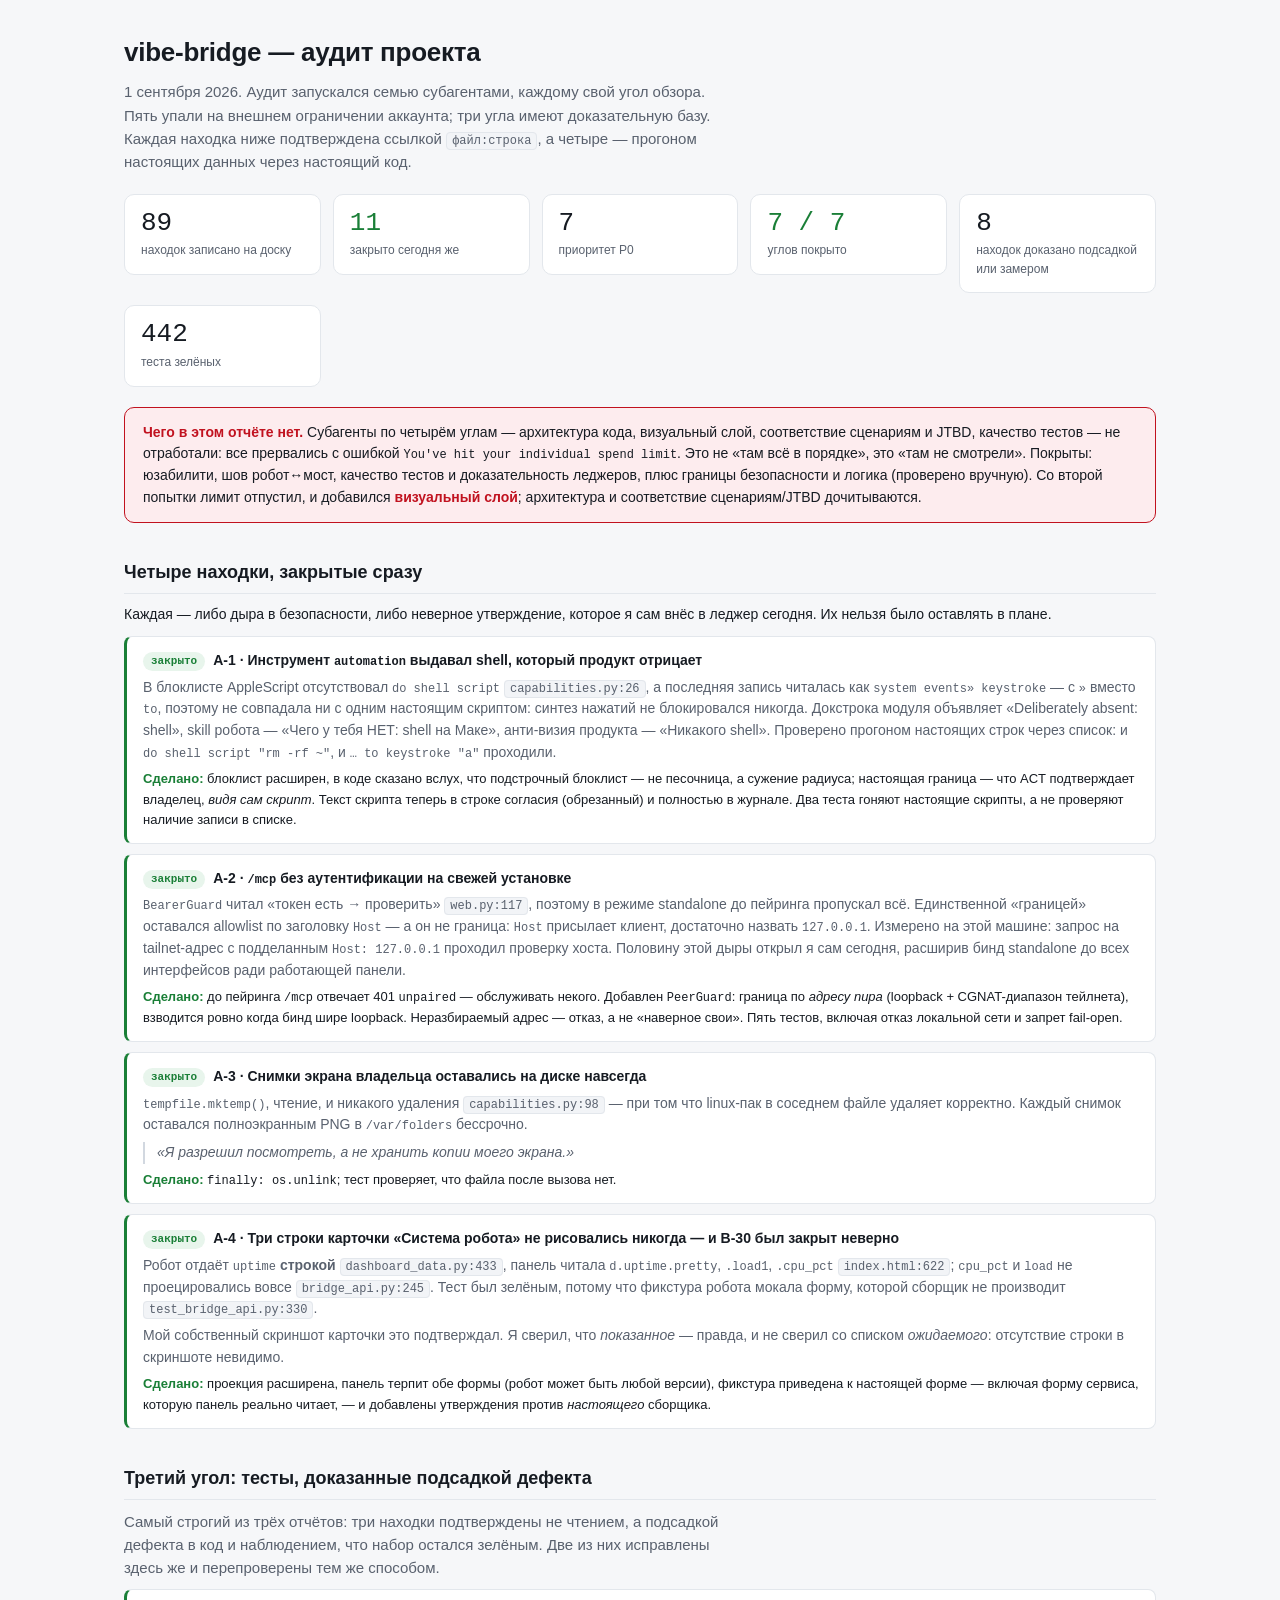
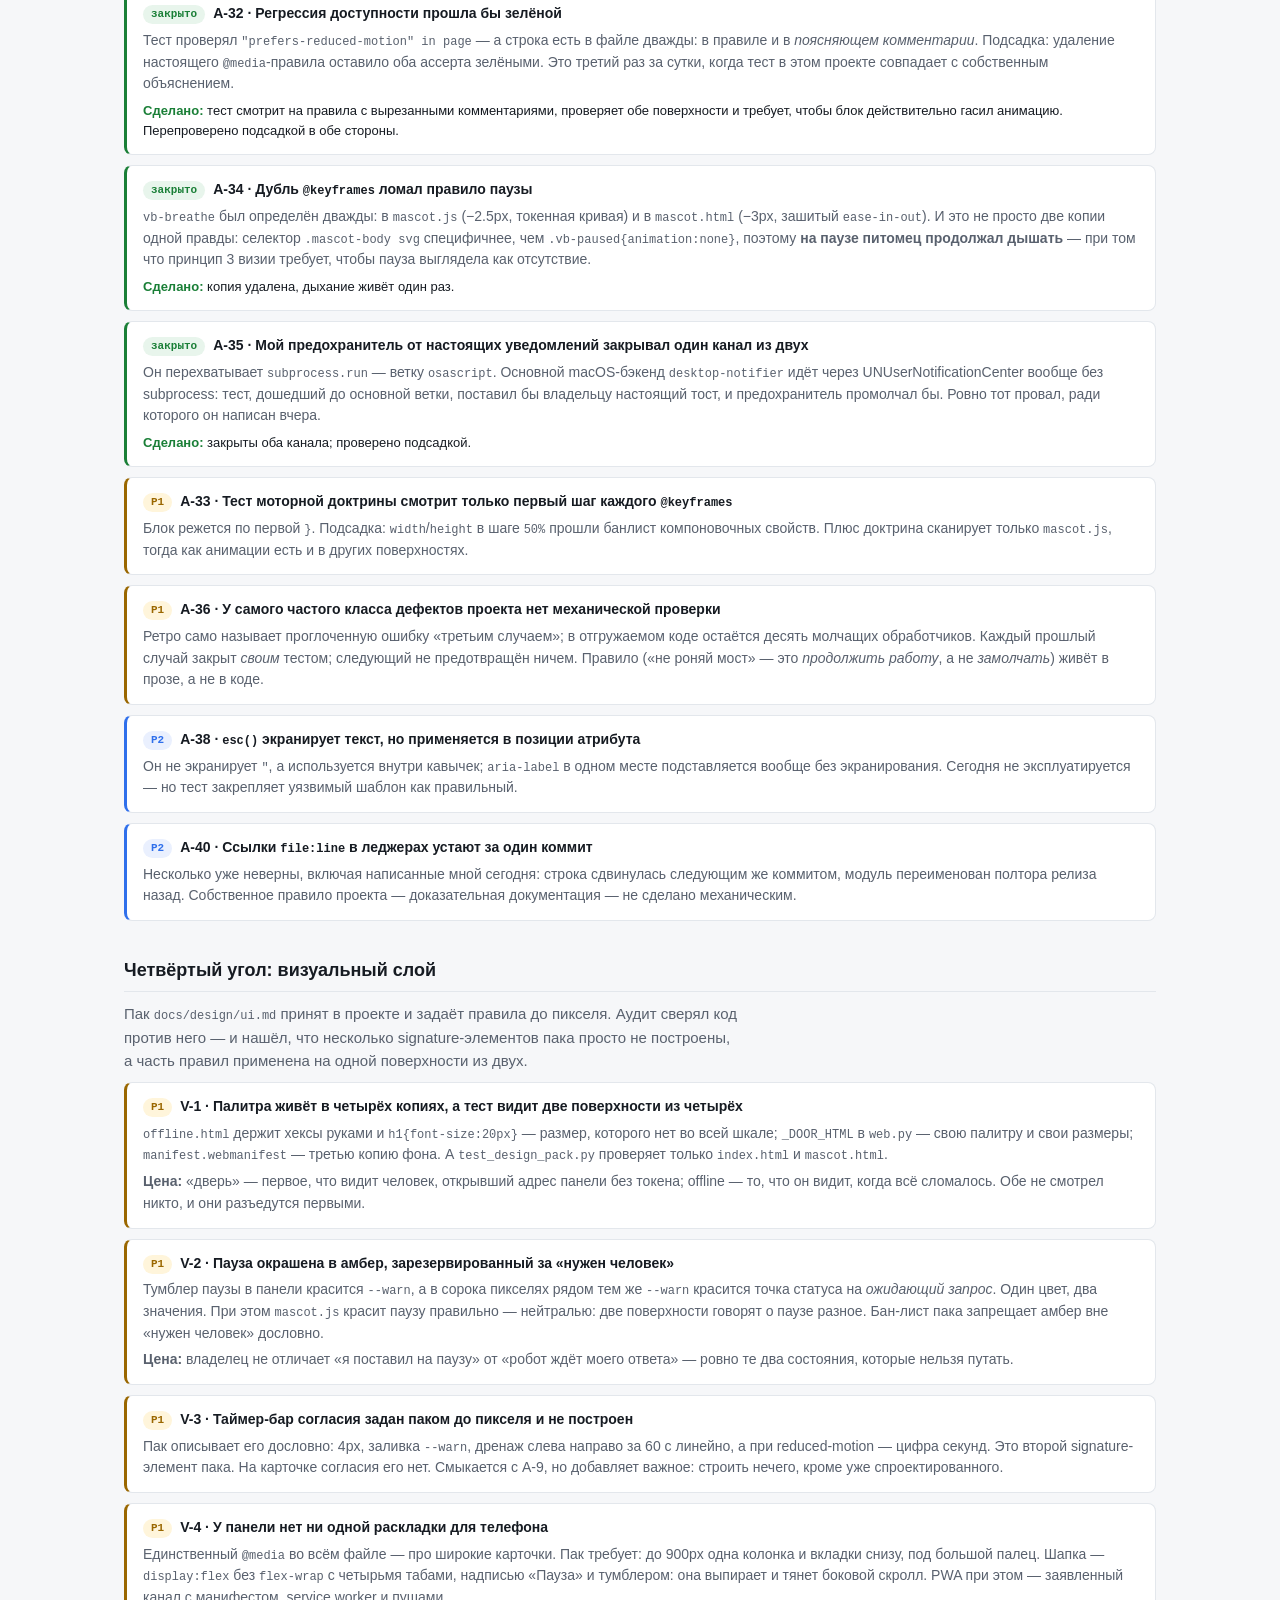
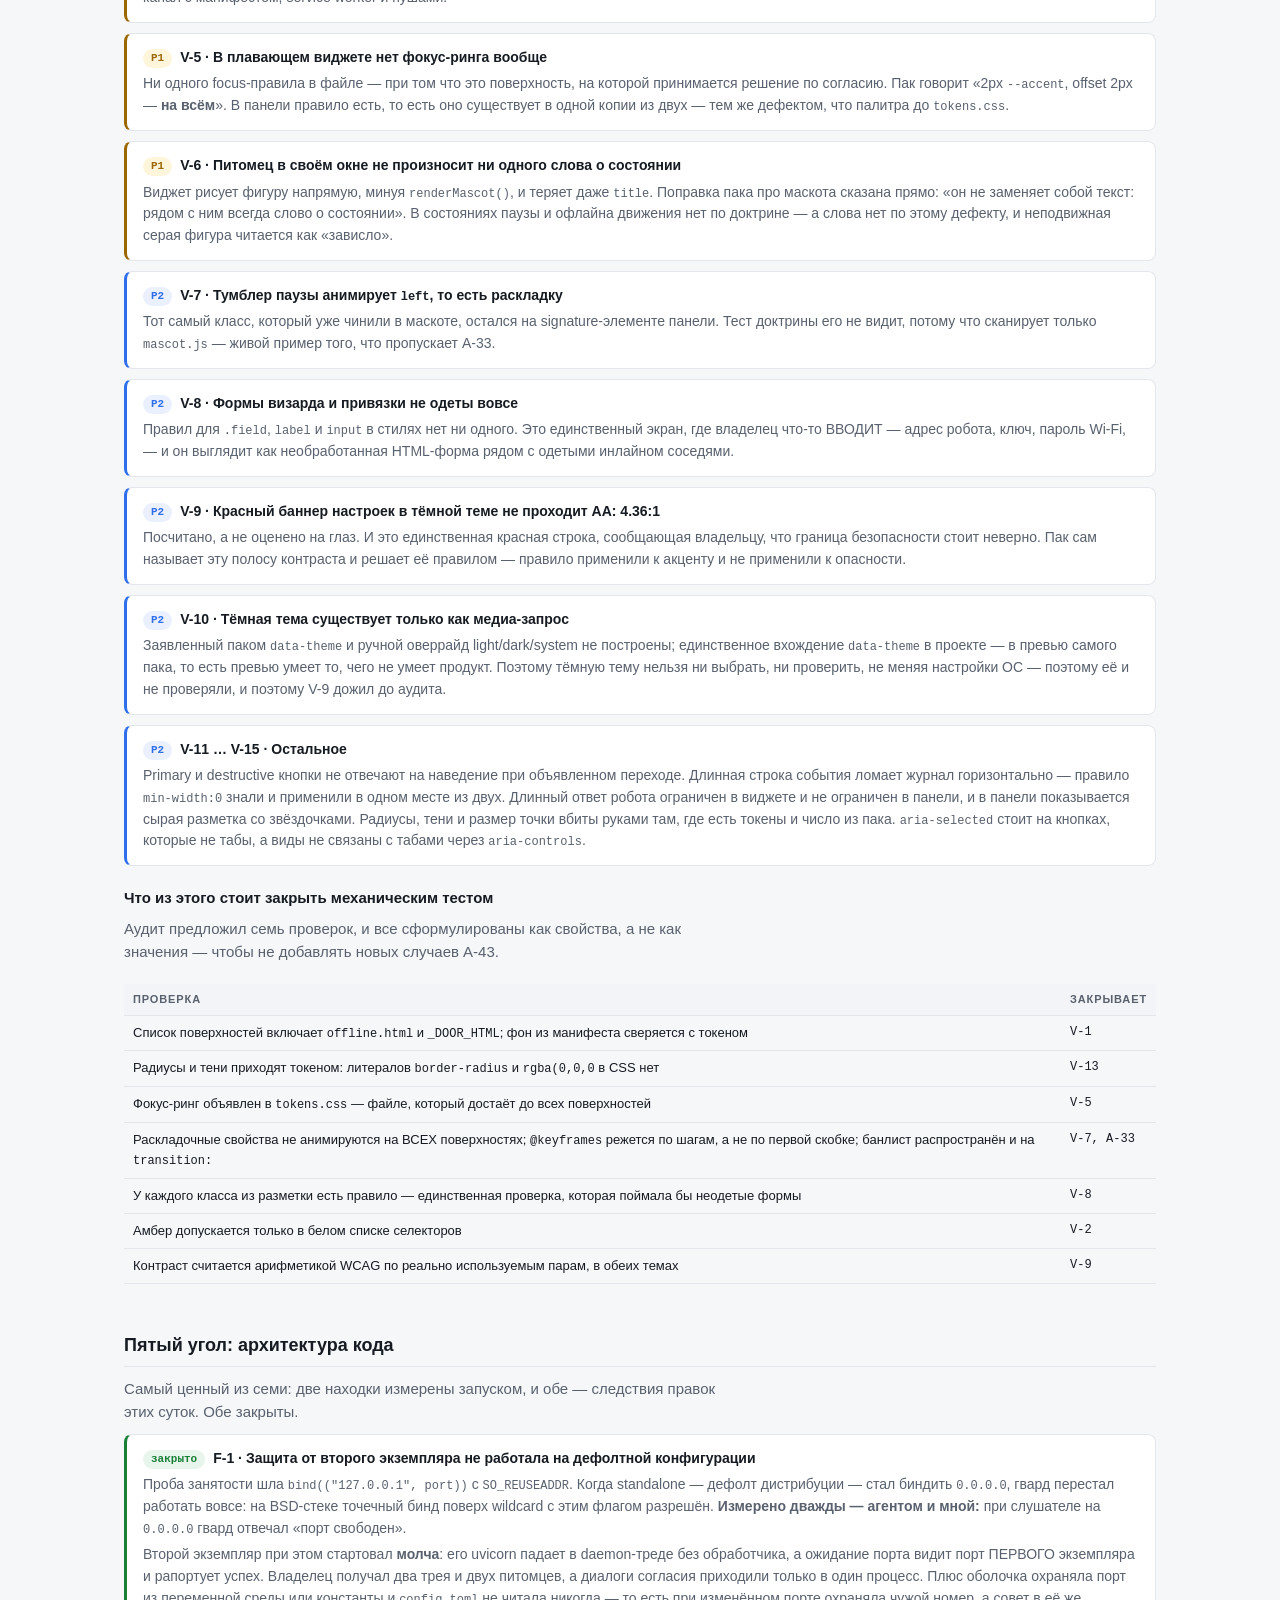
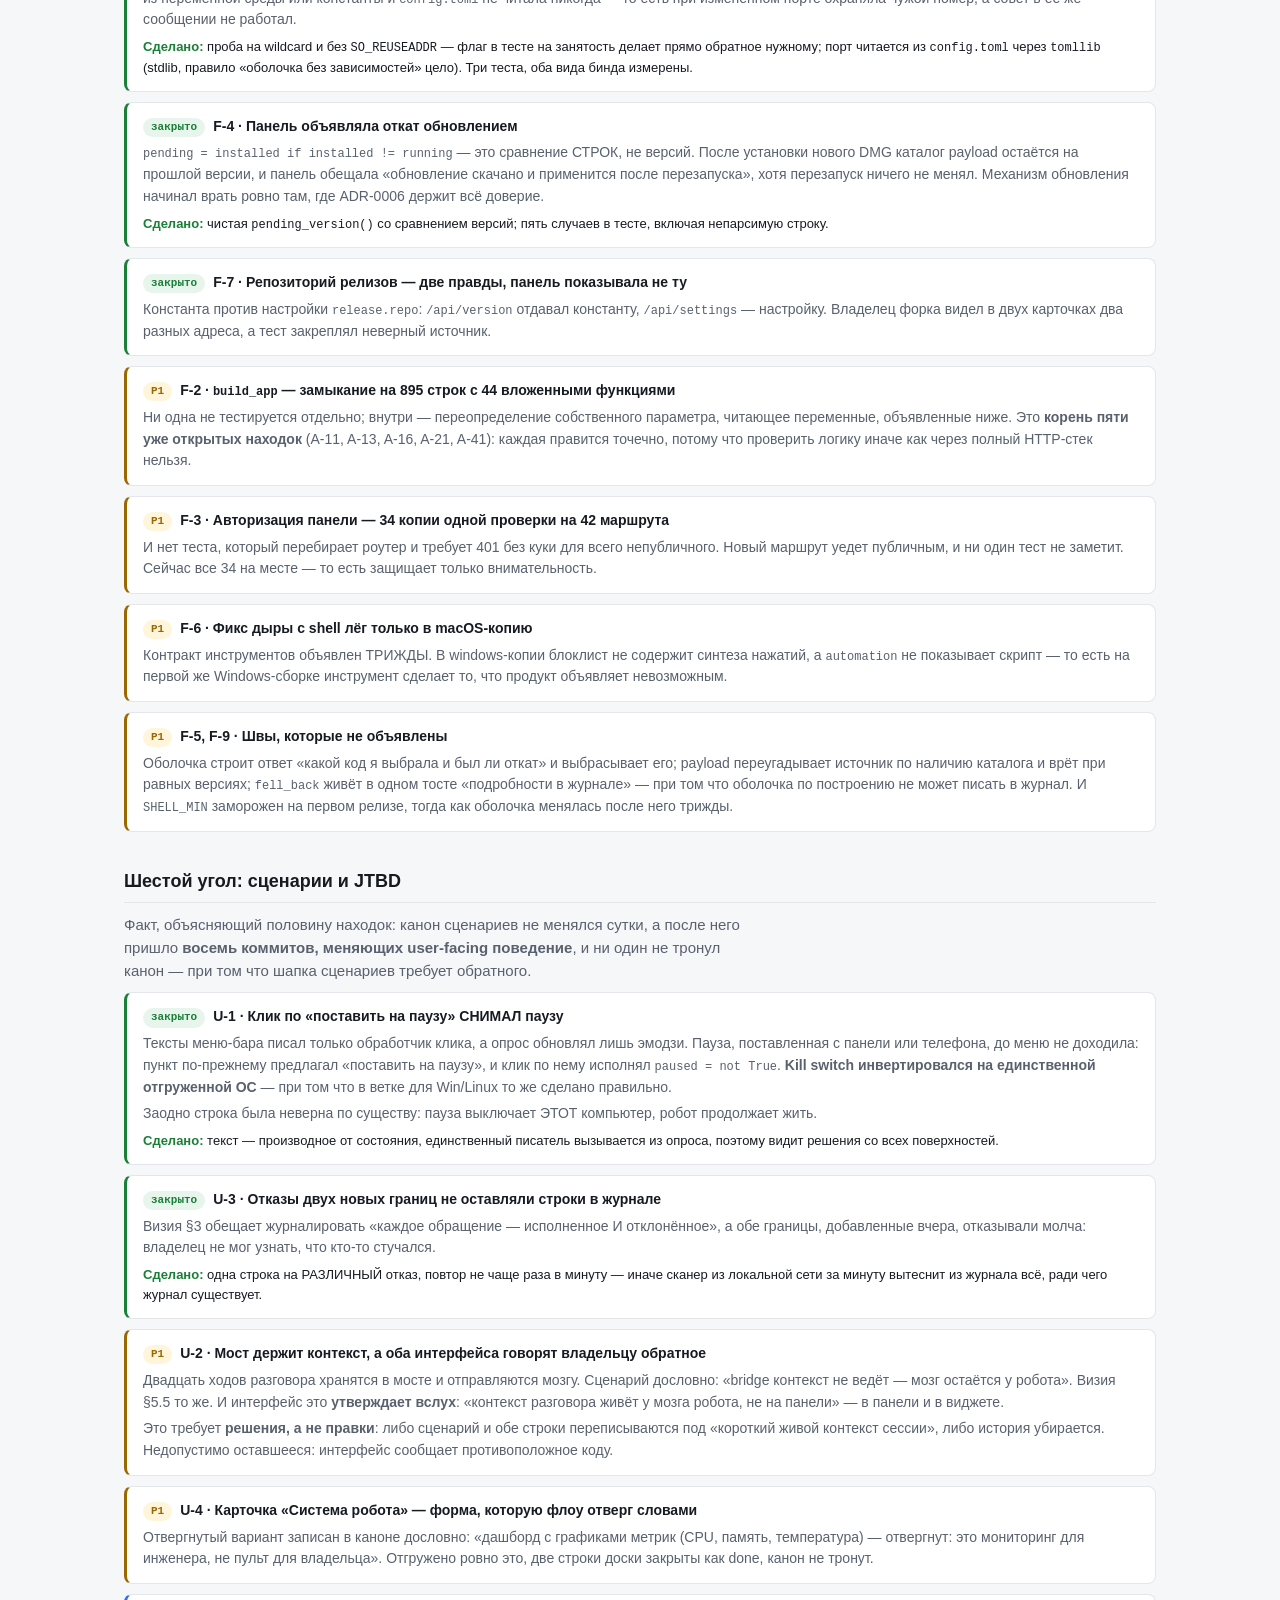
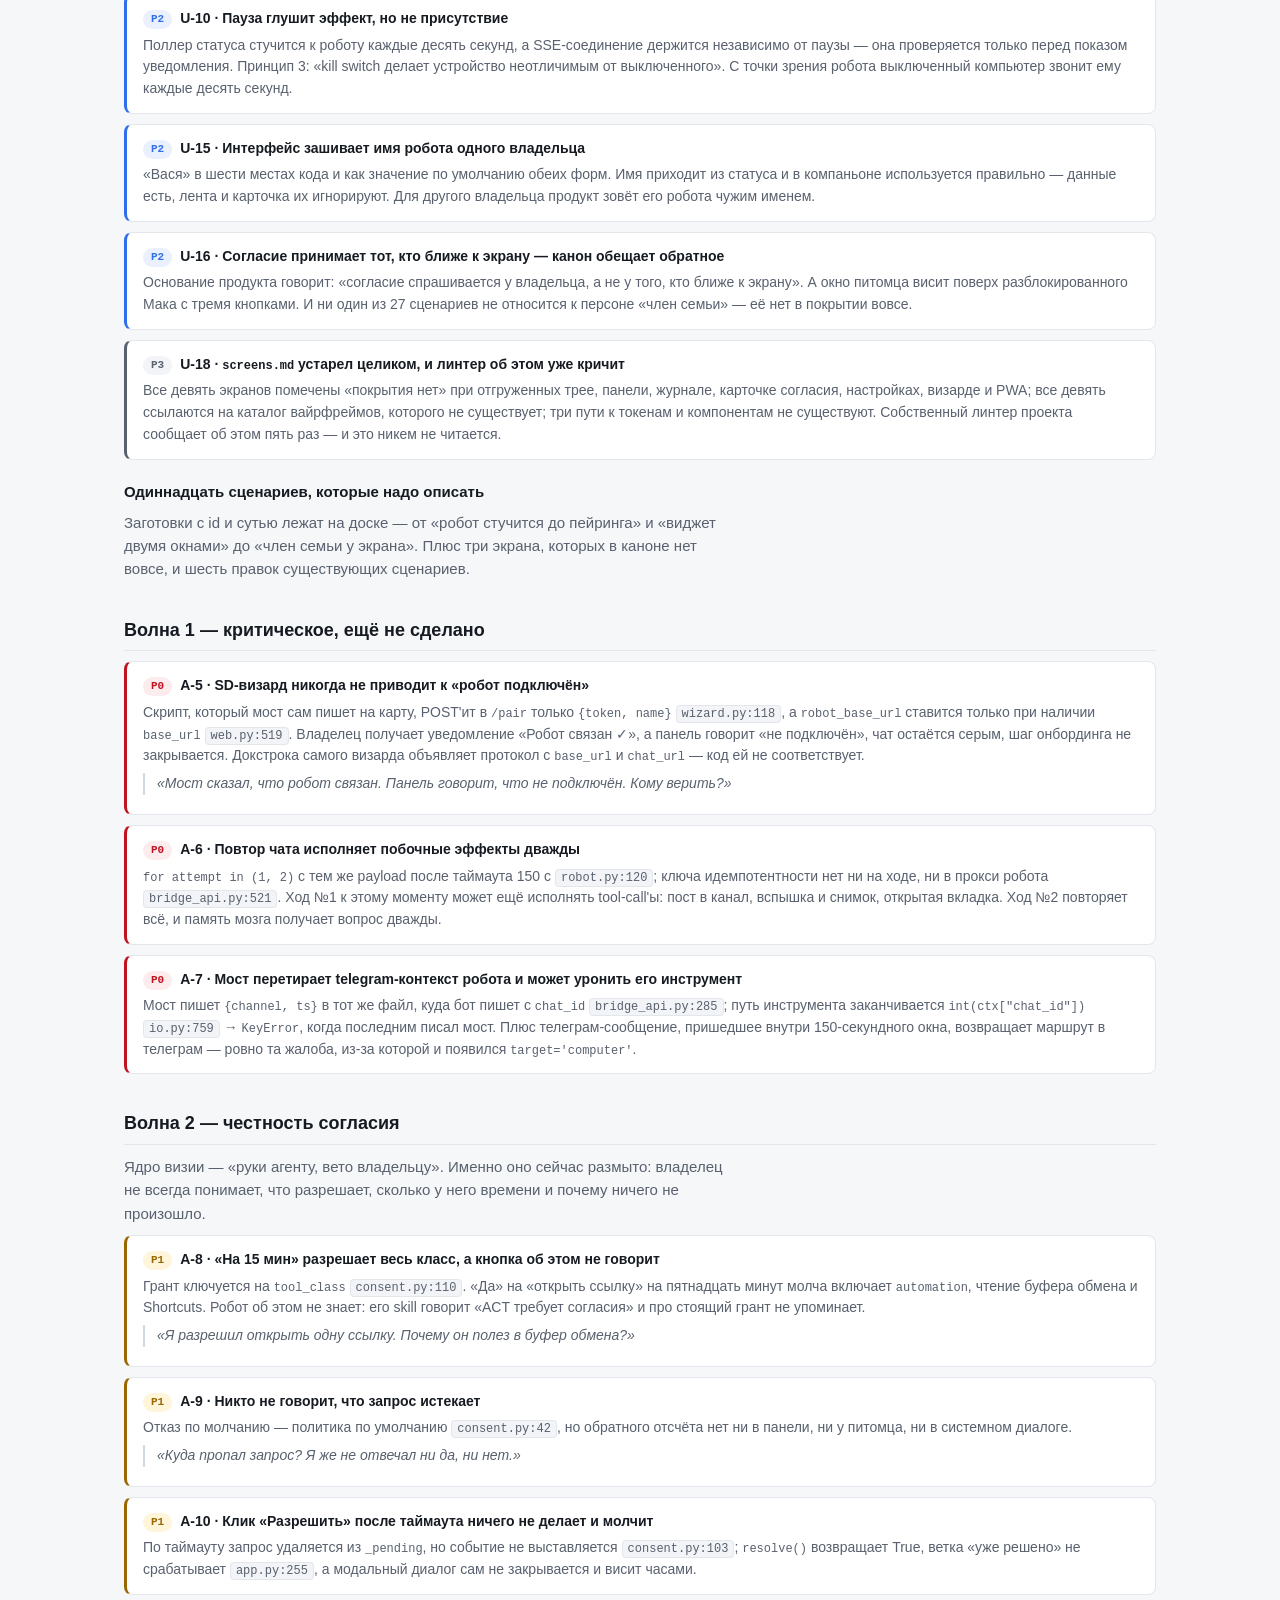
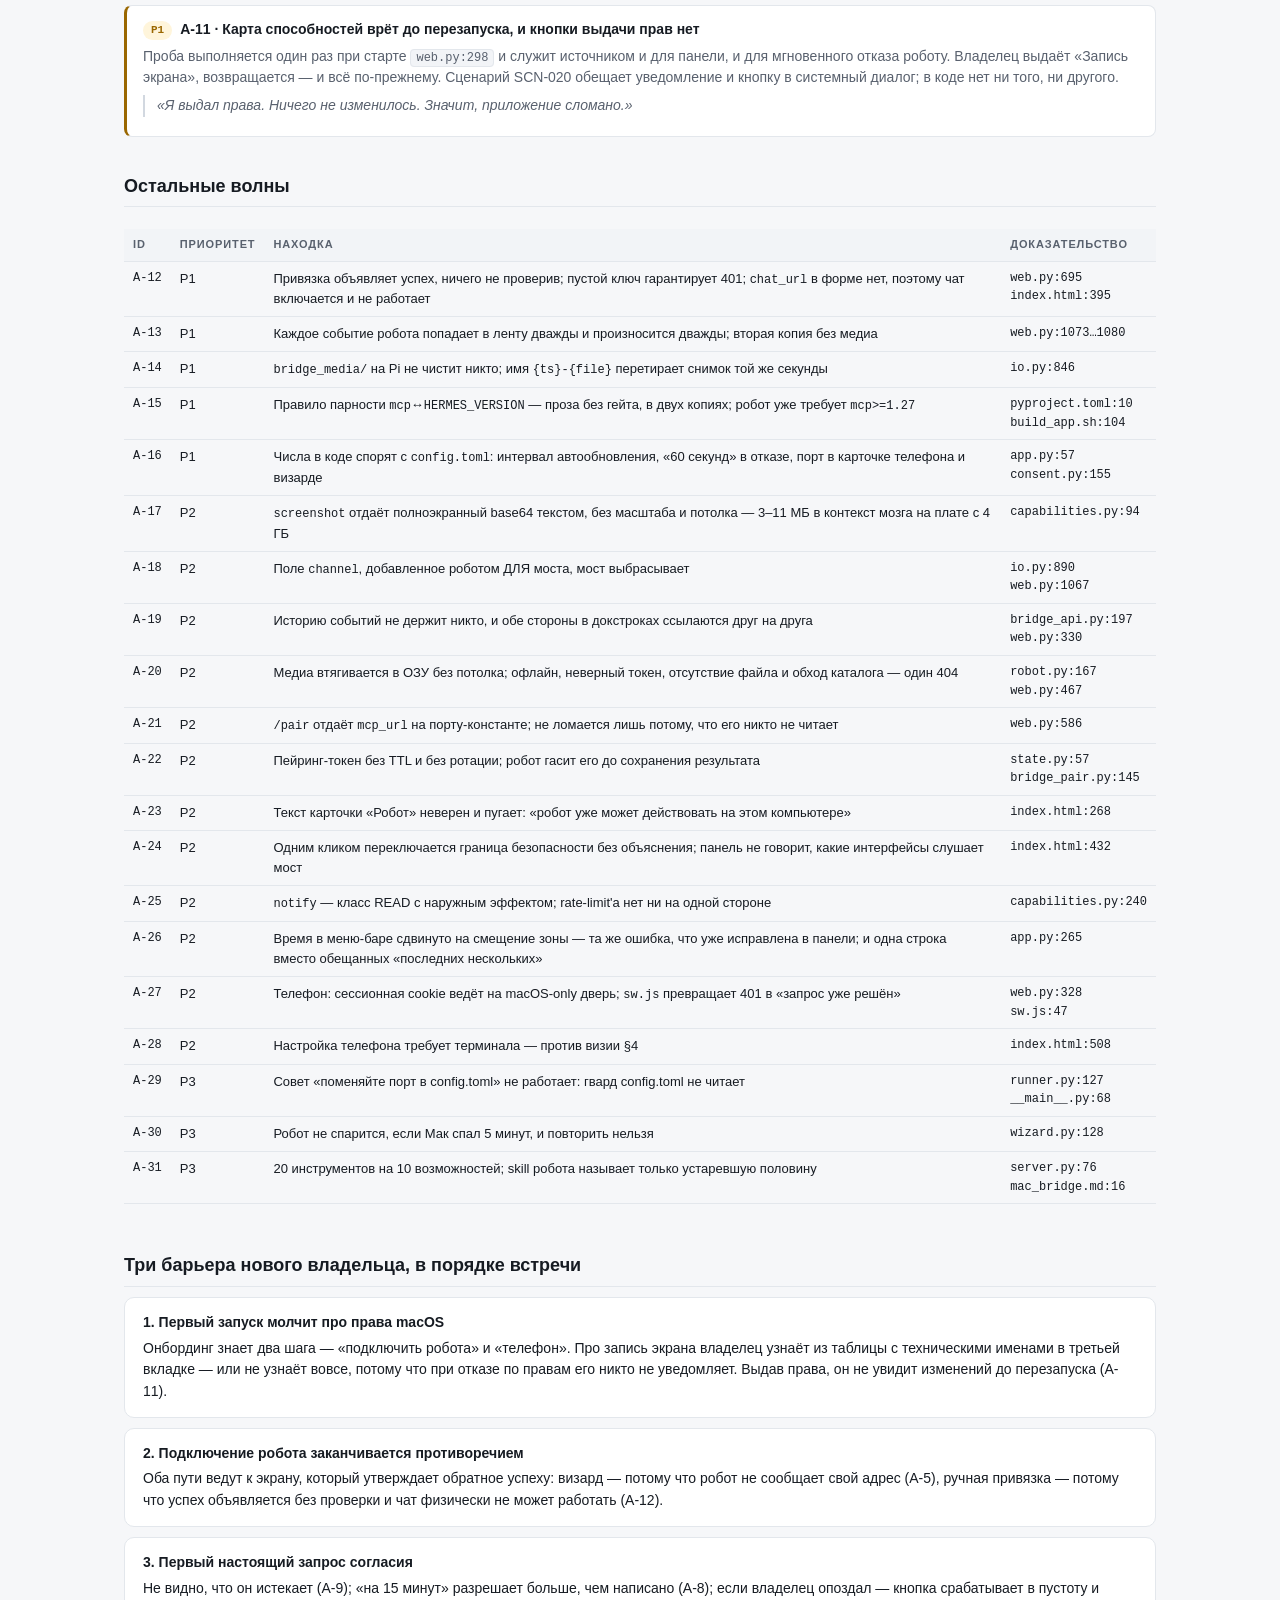
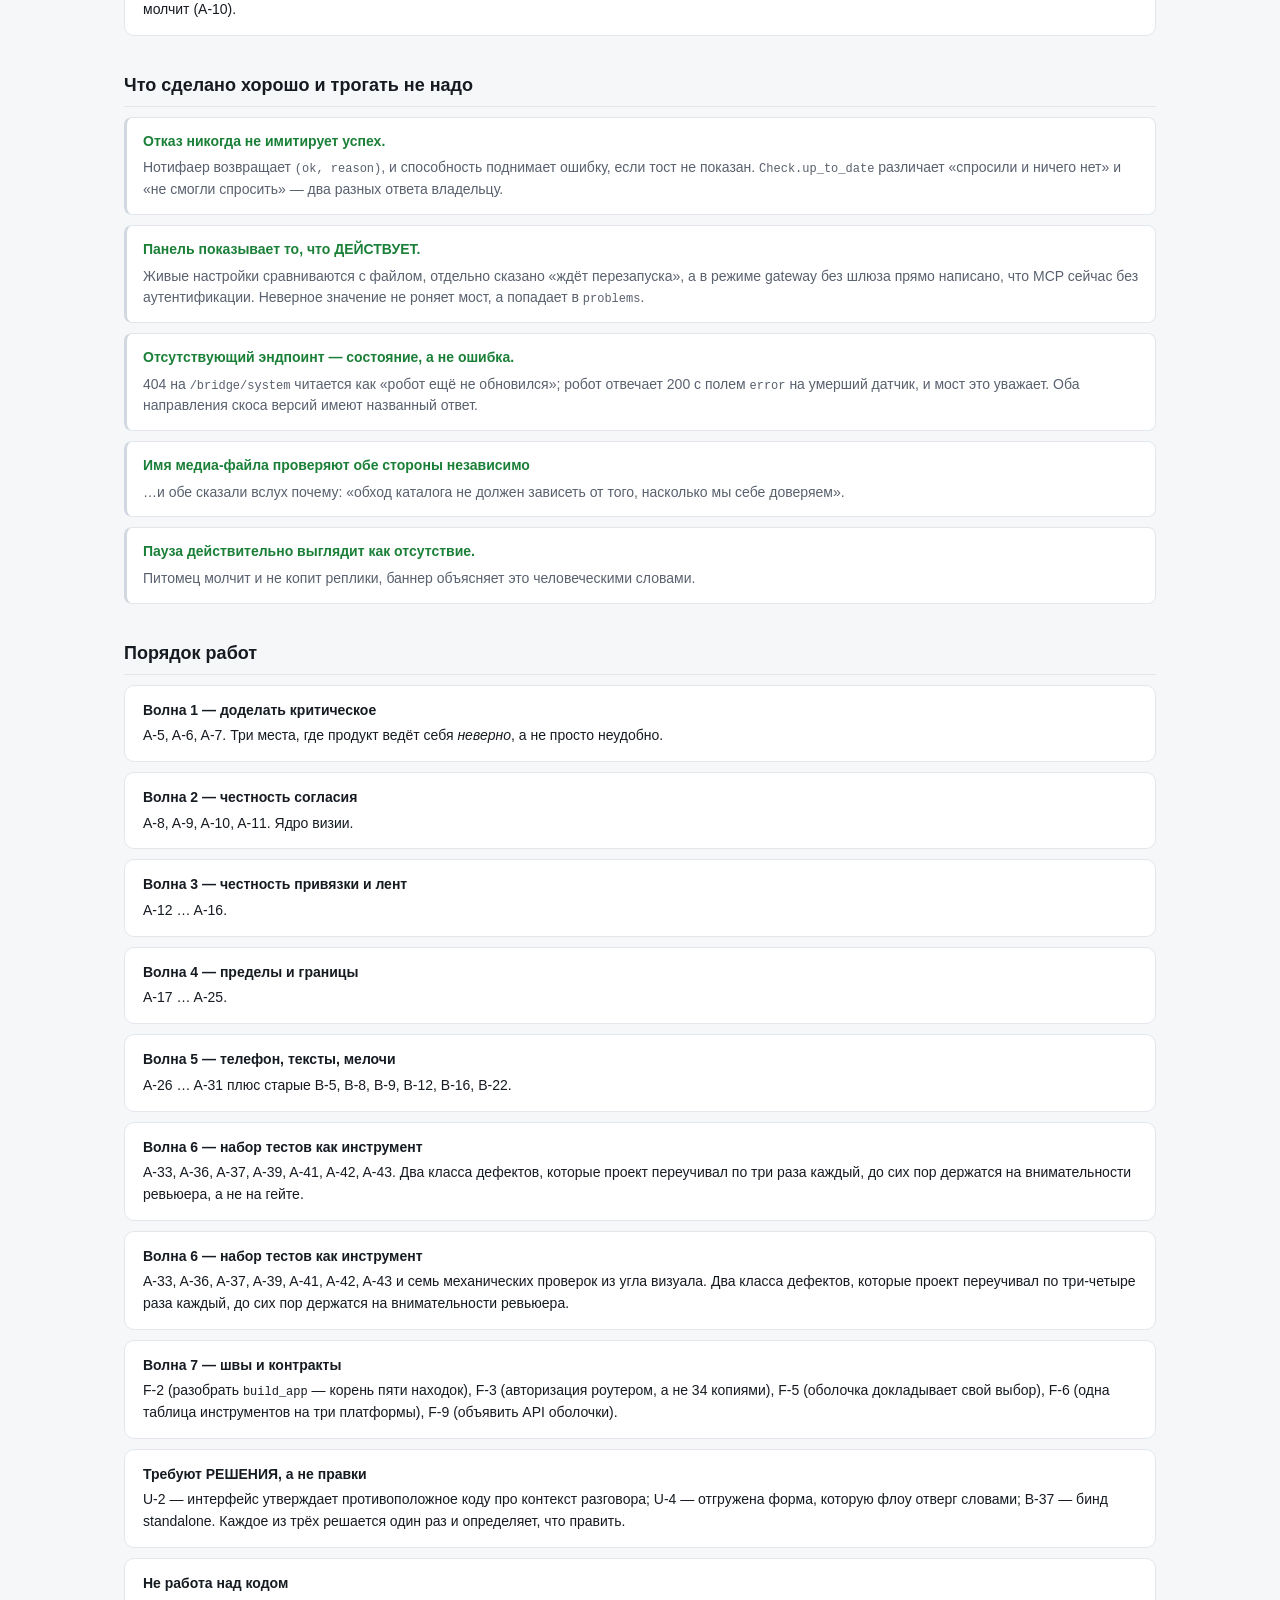
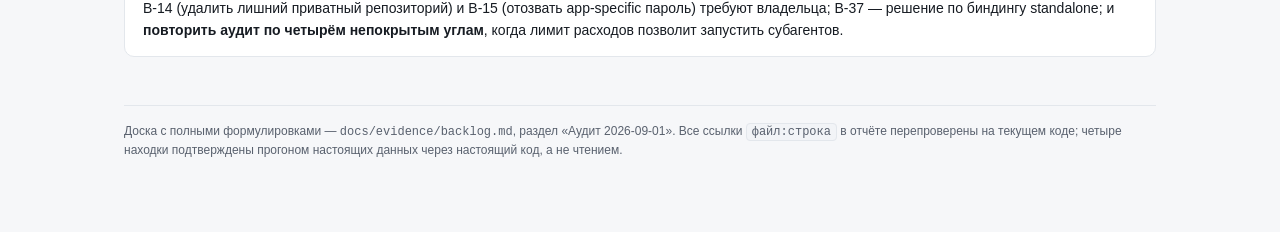
<file: reports/audit-2026-09-01.html>
<!doctype html>
<html lang="ru">
<head>
<meta charset="utf-8">
<meta name="viewport" content="width=device-width, initial-scale=1">
<title>vibe-bridge — аудит 2026-09-01</title>
<style>
:root{
  --bg:#f6f7f9; --panel:#fff; --panel-2:#f2f4f7;
  --ink:#161b22; --muted:#59616e; --border:#e3e7ec; --border-strong:#d2d8e0;
  --p0:#c1121f; --p0-bg:#fdecee; --p1:#9a6700; --p1-bg:#fff5db;
  --p2:#2f6feb; --p2-bg:#eaf0fe; --p3:#59616e; --p3-bg:#f2f4f7;
  --ok:#1a7f37; --ok-bg:#e8f5ec;
  --mono:ui-monospace,"SF Mono",Menlo,monospace;
  --ui:-apple-system,"SF Pro","Segoe UI",sans-serif;
}
@media (prefers-color-scheme:dark){
  :root{--bg:#0e1116;--panel:#161b22;--panel-2:#1c222b;--ink:#e6eaf0;
  --muted:#8b93a1;--border:#242b35;--border-strong:#2f3742;
  --p0:#ff6b6b;--p0-bg:#2c1417;--p1:#d9a93f;--p1-bg:#2a2210;
  --p2:#5b93ff;--p2-bg:#16233c;--p3:#8b93a1;--p3-bg:#1c222b;
  --ok:#4cc06a;--ok-bg:#12281a}
}
*{box-sizing:border-box;margin:0}
body{background:var(--bg);color:var(--ink);font:14px/1.55 var(--ui);
  max-width:1080px;margin:0 auto;padding:32px 24px 80px}
h1{font-size:26px;letter-spacing:-.01em;margin-bottom:6px}
h2{font-size:18px;margin:36px 0 10px;padding-bottom:6px;
  border-bottom:1px solid var(--border)}
h3{font-size:15px;margin:20px 0 6px}
p{margin:8px 0}
.lede{color:var(--muted);font-size:15px;max-width:74ch}
code,.ev{font-family:var(--mono);font-size:12px}
.ev{color:var(--muted);background:var(--panel-2);border:1px solid var(--border);
  border-radius:4px;padding:1px 5px;white-space:nowrap}
.cards{display:grid;gap:12px;align-items:start;margin:20px 0;
  grid-template-columns:repeat(auto-fill,minmax(180px,1fr))}
.stat{background:var(--panel);border:1px solid var(--border);border-radius:10px;
  padding:14px 16px}
.stat .n{font-family:var(--mono);font-size:26px;font-variant-numeric:tabular-nums;
  display:block;line-height:1.1}
.stat .l{color:var(--muted);font-size:12px;margin-top:4px;display:block}
.warn{background:var(--p0-bg);border:1px solid var(--p0);border-radius:10px;
  padding:14px 18px;margin:20px 0}
.warn b{color:var(--p0)}
.f{background:var(--panel);border:1px solid var(--border);border-left:3px solid var(--border-strong);
  border-radius:8px;padding:13px 16px;margin:10px 0}
.f.p0{border-left-color:var(--p0)} .f.p1{border-left-color:var(--p1)}
.f.p2{border-left-color:var(--p2)} .f.p3{border-left-color:var(--p3)}
.f.done{border-left-color:var(--ok)}
.tag{display:inline-block;font-family:var(--mono);font-size:11px;font-weight:600;
  border-radius:999px;padding:1px 8px;margin-right:8px;vertical-align:1px}
.tag.p0{background:var(--p0-bg);color:var(--p0)}
.tag.p1{background:var(--p1-bg);color:var(--p1)}
.tag.p2{background:var(--p2-bg);color:var(--p2)}
.tag.p3{background:var(--p3-bg);color:var(--p3)}
.tag.done{background:var(--ok-bg);color:var(--ok)}
.f .t{font-weight:600}
.f .d{color:var(--muted);margin-top:5px}
.f .fix{margin-top:6px;font-size:13px}
.f .fix b{color:var(--ok)}
.quote{border-left:2px solid var(--border-strong);padding-left:12px;
  color:var(--muted);font-style:italic;margin:6px 0}
table{width:100%;border-collapse:collapse;margin:12px 0;font-size:13px}
th,td{text-align:left;padding:7px 9px;border-bottom:1px solid var(--border);
  vertical-align:top}
th{font-size:11px;text-transform:uppercase;letter-spacing:.08em;
  color:var(--muted);background:var(--panel-2)}
td.mono{font-family:var(--mono);font-size:12px;white-space:nowrap}
.wave{background:var(--panel);border:1px solid var(--border);border-radius:10px;
  padding:14px 18px;margin:10px 0}
.wave .h{font-weight:600;margin-bottom:4px}
.good{color:var(--ok)}
footer{margin-top:48px;padding-top:16px;border-top:1px solid var(--border);
  color:var(--muted);font-size:12px}
.scroll{overflow-x:auto}
</style>
</head>
<body>

<h1>vibe-bridge — аудит проекта</h1>
<p class="lede">1 сентября 2026. Аудит запускался семью субагентами, каждому
свой угол обзора. Пять упали на внешнем ограничении аккаунта; три угла имеют
доказательную базу. Каждая находка ниже подтверждена ссылкой
<span class="ev">файл:строка</span>, а четыре — прогоном настоящих данных через
настоящий код.</p>

<div class="cards">
  <div class="stat"><span class="n">89</span><span class="l">находок записано на доску</span></div>
  <div class="stat"><span class="n good">11</span><span class="l">закрыто сегодня же</span></div>
  <div class="stat"><span class="n">7</span><span class="l">приоритет P0</span></div>
  <div class="stat"><span class="n good">7&nbsp;/&nbsp;7</span><span class="l">углов покрыто</span></div>
  <div class="stat"><span class="n">8</span><span class="l">находок доказано подсадкой или замером</span></div>
  <div class="stat"><span class="n">442</span><span class="l">теста зелёных</span></div>
</div>

<div class="warn">
<b>Чего в этом отчёте нет.</b> Субагенты по четырём углам — архитектура кода,
визуальный слой, соответствие сценариям и JTBD, качество тестов — не отработали:
все прервались с ошибкой <code>You've hit your individual spend limit</code>.
Это не «там всё в порядке», это «там не смотрели». Покрыты: юзабилити,
шов робот↔мост, качество тестов и доказательность леджеров, плюс границы
безопасности и логика (проверено вручную). Со второй попытки лимит отпустил, и добавился <b>визуальный слой</b>;
архитектура и соответствие сценариям/JTBD дочитываются.
</div>

<h2>Четыре находки, закрытые сразу</h2>
<p>Каждая — либо дыра в безопасности, либо неверное утверждение, которое я сам
внёс в леджер сегодня. Их нельзя было оставлять в плане.</p>

<div class="f done">
<span class="tag done">закрыто</span><span class="t">A-1 · Инструмент
<code>automation</code> выдавал shell, который продукт отрицает</span>
<div class="d">В блоклисте AppleScript отсутствовал <code>do shell script</code>
<span class="ev">capabilities.py:26</span>, а последняя запись читалась как
<code>system events» keystroke</code> — с <code>»</code> вместо <code>to</code>,
поэтому не совпадала ни с одним настоящим скриптом: синтез нажатий не
блокировался никогда. Докстрока модуля объявляет «Deliberately absent: shell»,
skill робота — «Чего у тебя НЕТ: shell на Маке», анти-визия продукта —
«Никакого shell». Проверено прогоном настоящих строк через список: и
<code>do shell script "rm -rf ~"</code>, и
<code>… to keystroke "a"</code> проходили.</div>
<div class="fix"><b>Сделано:</b> блоклист расширен, в коде сказано вслух, что
подстрочный блоклист — не песочница, а сужение радиуса; настоящая граница —
что ACT подтверждает владелец, <em>видя сам скрипт</em>. Текст скрипта теперь
в строке согласия (обрезанный) и полностью в журнале. Два теста гоняют
настоящие скрипты, а не проверяют наличие записи в списке.</div>
</div>

<div class="f done">
<span class="tag done">закрыто</span><span class="t">A-2 · <code>/mcp</code> без
аутентификации на свежей установке</span>
<div class="d"><code>BearerGuard</code> читал «токен есть → проверить»
<span class="ev">web.py:117</span>, поэтому в режиме standalone до пейринга
пропускал всё. Единственной «границей» оставался allowlist по заголовку
<code>Host</code> — а он не граница: <code>Host</code> присылает клиент,
достаточно назвать <code>127.0.0.1</code>. Измерено на этой машине: запрос на
tailnet-адрес с подделанным <code>Host: 127.0.0.1</code> проходил проверку
хоста. Половину этой дыры открыл я сам сегодня, расширив бинд standalone до
всех интерфейсов ради работающей панели.</div>
<div class="fix"><b>Сделано:</b> до пейринга <code>/mcp</code> отвечает 401
<code>unpaired</code> — обслуживать некого. Добавлен <code>PeerGuard</code>:
граница по <em>адресу пира</em> (loopback + CGNAT-диапазон тейлнета), взводится
ровно когда бинд шире loopback. Неразбираемый адрес — отказ, а не «наверное
свои». Пять тестов, включая отказ локальной сети и запрет fail-open.</div>
</div>

<div class="f done">
<span class="tag done">закрыто</span><span class="t">A-3 · Снимки экрана
владельца оставались на диске навсегда</span>
<div class="d"><code>tempfile.mktemp()</code>, чтение, и никакого удаления
<span class="ev">capabilities.py:98</span> — при том что linux-пак в соседнем
файле удаляет корректно. Каждый снимок оставался полноэкранным PNG в
<code>/var/folders</code> бессрочно.</div>
<div class="quote">«Я разрешил посмотреть, а не хранить копии моего экрана.»</div>
<div class="fix"><b>Сделано:</b> <code>finally: os.unlink</code>; тест
проверяет, что файла после вызова нет.</div>
</div>

<div class="f done">
<span class="tag done">закрыто</span><span class="t">A-4 · Три строки карточки
«Система робота» не рисовались никогда — и B-30 был закрыт неверно</span>
<div class="d">Робот отдаёт <code>uptime</code> <b>строкой</b>
<span class="ev">dashboard_data.py:433</span>, панель читала
<code>d.uptime.pretty</code>, <code>.load1</code>, <code>.cpu_pct</code>
<span class="ev">index.html:622</span>; <code>cpu_pct</code> и <code>load</code>
не проецировались вовсе <span class="ev">bridge_api.py:245</span>. Тест был
зелёным, потому что фикстура робота мокала форму, которой сборщик не
производит <span class="ev">test_bridge_api.py:330</span>.</div>
<div class="d">Мой собственный скриншот карточки это подтверждал. Я сверил,
что <em>показанное</em> — правда, и не сверил со списком <em>ожидаемого</em>:
отсутствие строки в скриншоте невидимо.</div>
<div class="fix"><b>Сделано:</b> проекция расширена, панель терпит обе формы
(робот может быть любой версии), фикстура приведена к настоящей форме — включая
форму сервиса, которую панель реально читает, — и добавлены утверждения против
<em>настоящего</em> сборщика.</div>
</div>

<h2>Третий угол: тесты, доказанные подсадкой дефекта</h2>
<p class="lede">Самый строгий из трёх отчётов: три находки подтверждены не
чтением, а подсадкой дефекта в код и наблюдением, что набор остался зелёным.
Две из них исправлены здесь же и перепроверены тем же способом.</p>

<div class="f done">
<span class="tag done">закрыто</span><span class="t">A-32 · Регрессия
доступности прошла бы зелёной</span>
<div class="d">Тест проверял <code>"prefers-reduced-motion" in page</code> — а
строка есть в файле дважды: в правиле и в <em>поясняющем комментарии</em>.
Подсадка: удаление настоящего <code>@media</code>-правила оставило оба ассерта
зелёными. Это третий раз за сутки, когда тест в этом проекте совпадает с
собственным объяснением.</div>
<div class="fix"><b>Сделано:</b> тест смотрит на правила с вырезанными
комментариями, проверяет обе поверхности и требует, чтобы блок действительно
гасил анимацию. Перепроверено подсадкой в обе стороны.</div>
</div>

<div class="f done">
<span class="tag done">закрыто</span><span class="t">A-34 · Дубль
<code>@keyframes</code> ломал правило паузы</span>
<div class="d"><code>vb-breathe</code> был определён дважды: в
<code>mascot.js</code> (−2.5px, токенная кривая) и в <code>mascot.html</code>
(−3px, зашитый <code>ease-in-out</code>). И это не просто две копии одной
правды: селектор <code>.mascot-body svg</code> специфичнее, чем
<code>.vb-paused{animation:none}</code>, поэтому <b>на паузе питомец
продолжал дышать</b> — при том что принцип 3 визии требует, чтобы пауза
выглядела как отсутствие.</div>
<div class="fix"><b>Сделано:</b> копия удалена, дыхание живёт один раз.</div>
</div>

<div class="f done">
<span class="tag done">закрыто</span><span class="t">A-35 · Мой предохранитель
от настоящих уведомлений закрывал один канал из двух</span>
<div class="d">Он перехватывает <code>subprocess.run</code> — ветку
<code>osascript</code>. Основной macOS-бэкенд <code>desktop-notifier</code>
идёт через UNUserNotificationCenter вообще без subprocess: тест, дошедший до
основной ветки, поставил бы владельцу настоящий тост, и предохранитель
промолчал бы. Ровно тот провал, ради которого он написан вчера.</div>
<div class="fix"><b>Сделано:</b> закрыты оба канала; проверено подсадкой.</div>
</div>

<div class="f p1"><span class="tag p1">P1</span><span class="t">A-33 · Тест
моторной доктрины смотрит только первый шаг каждого <code>@keyframes</code></span>
<div class="d">Блок режется по первой <code>}</code>. Подсадка:
<code>width</code>/<code>height</code> в шаге <code>50%</code> прошли банлист
компоновочных свойств. Плюс доктрина сканирует только <code>mascot.js</code>,
тогда как анимации есть и в других поверхностях.</div>
</div>

<div class="f p1"><span class="tag p1">P1</span><span class="t">A-36 · У самого
частого класса дефектов проекта нет механической проверки</span>
<div class="d">Ретро само называет проглоченную ошибку «третьим случаем»; в
отгружаемом коде остаётся десять молчащих обработчиков. Каждый прошлый случай
закрыт <em>своим</em> тестом; следующий не предотвращён ничем. Правило («не
роняй мост» — это <em>продолжить работу</em>, а не <em>замолчать</em>) живёт
в прозе, а не в коде.</div>
</div>

<div class="f p2"><span class="tag p2">P2</span><span class="t">A-38 ·
<code>esc()</code> экранирует текст, но применяется в позиции атрибута</span>
<div class="d">Он не экранирует <code>"</code>, а используется внутри кавычек;
<code>aria-label</code> в одном месте подставляется вообще без экранирования.
Сегодня не эксплуатируется — но тест закрепляет уязвимый шаблон как
правильный.</div>
</div>

<div class="f p2"><span class="tag p2">P2</span><span class="t">A-40 · Ссылки
<code>file:line</code> в леджерах устают за один коммит</span>
<div class="d">Несколько уже неверны, включая написанные мной сегодня: строка
сдвинулась следующим же коммитом, модуль переименован полтора релиза назад.
Собственное правило проекта — доказательная документация — не сделано
механическим.</div>
</div>

<h2>Четвёртый угол: визуальный слой</h2>
<p class="lede">Пак <code>docs/design/ui.md</code> принят в проекте и задаёт
правила до пикселя. Аудит сверял код против него — и нашёл, что несколько
signature-элементов пака просто не построены, а часть правил применена на одной
поверхности из двух.</p>

<div class="f p1"><span class="tag p1">P1</span><span class="t">V-1 · Палитра
живёт в четырёх копиях, а тест видит две поверхности из четырёх</span>
<div class="d"><code>offline.html</code> держит хексы руками и
<code>h1{font-size:20px}</code> — размер, которого нет во всей шкале;
<code>_DOOR_HTML</code> в <code>web.py</code> — свою палитру и свои размеры;
<code>manifest.webmanifest</code> — третью копию фона. А
<code>test_design_pack.py</code> проверяет только <code>index.html</code> и
<code>mascot.html</code>.</div>
<div class="d"><b>Цена:</b> «дверь» — первое, что видит человек, открывший
адрес панели без токена; offline — то, что он видит, когда всё сломалось. Обе
не смотрел никто, и они разъедутся первыми.</div>
</div>

<div class="f p1"><span class="tag p1">P1</span><span class="t">V-2 · Пауза
окрашена в амбер, зарезервированный за «нужен человек»</span>
<div class="d">Тумблер паузы в панели красится <code>--warn</code>, а в
сорока пикселях рядом тем же <code>--warn</code> красится точка статуса на
<em>ожидающий запрос</em>. Один цвет, два значения. При этом
<code>mascot.js</code> красит паузу правильно — нейтралью: две поверхности
говорят о паузе разное. Бан-лист пака запрещает амбер вне «нужен человек»
дословно.</div>
<div class="d"><b>Цена:</b> владелец не отличает «я поставил на паузу» от
«робот ждёт моего ответа» — ровно те два состояния, которые нельзя путать.</div>
</div>

<div class="f p1"><span class="tag p1">P1</span><span class="t">V-3 · Таймер-бар
согласия задан паком до пикселя и не построен</span>
<div class="d">Пак описывает его дословно: 4px, заливка
<code>--warn</code>, дренаж слева направо за 60 с линейно, а при
reduced-motion — цифра секунд. Это второй signature-элемент пака. На карточке
согласия его нет. Смыкается с A-9, но добавляет важное: строить нечего, кроме
уже спроектированного.</div>
</div>

<div class="f p1"><span class="tag p1">P1</span><span class="t">V-4 · У панели
нет ни одной раскладки для телефона</span>
<div class="d">Единственный <code>@media</code> во всём файле — про широкие
карточки. Пак требует: до 900px одна колонка и вкладки снизу, под большой
палец. Шапка — <code>display:flex</code> без <code>flex-wrap</code> с четырьмя
табами, надписью «Пауза» и тумблером: она выпирает и тянет боковой скролл.
PWA при этом — заявленный канал с манифестом, service worker и пушами.</div>
</div>

<div class="f p1"><span class="tag p1">P1</span><span class="t">V-5 · В
плавающем виджете нет фокус-ринга вообще</span>
<div class="d">Ни одного focus-правила в файле — при том что это поверхность,
на которой принимается решение по согласию. Пак говорит «2px
<code>--accent</code>, offset 2px — <b>на всём</b>». В панели правило есть, то
есть оно существует в одной копии из двух — тем же дефектом, что палитра до
<code>tokens.css</code>.</div>
</div>

<div class="f p1"><span class="tag p1">P1</span><span class="t">V-6 · Питомец в
своём окне не произносит ни одного слова о состоянии</span>
<div class="d">Виджет рисует фигуру напрямую, минуя <code>renderMascot()</code>,
и теряет даже <code>title</code>. Поправка пака про маскота сказана прямо: «он
не заменяет собой текст: рядом с ним всегда слово о состоянии». В состояниях
паузы и офлайна движения нет по доктрине — а слова нет по этому дефекту, и
неподвижная серая фигура читается как «зависло».</div>
</div>

<div class="f p2"><span class="tag p2">P2</span><span class="t">V-7 · Тумблер
паузы анимирует <code>left</code>, то есть раскладку</span>
<div class="d">Тот самый класс, который уже чинили в маскоте, остался на
signature-элементе панели. Тест доктрины его не видит, потому что сканирует
только <code>mascot.js</code> — живой пример того, что пропускает A-33.</div>
</div>

<div class="f p2"><span class="tag p2">P2</span><span class="t">V-8 · Формы
визарда и привязки не одеты вовсе</span>
<div class="d">Правил для <code>.field</code>, <code>label</code> и
<code>input</code> в стилях нет ни одного. Это единственный экран, где владелец
что-то ВВОДИТ — адрес робота, ключ, пароль Wi-Fi, — и он выглядит как
необработанная HTML-форма рядом с одетыми инлайном соседями.</div>
</div>

<div class="f p2"><span class="tag p2">P2</span><span class="t">V-9 · Красный
баннер настроек в тёмной теме не проходит AA: 4.36:1</span>
<div class="d">Посчитано, а не оценено на глаз. И это единственная красная
строка, сообщающая владельцу, что граница безопасности стоит неверно. Пак сам
называет эту полосу контраста и решает её правилом — правило применили к
акценту и не применили к опасности.</div>
</div>

<div class="f p2"><span class="tag p2">P2</span><span class="t">V-10 · Тёмная
тема существует только как медиа-запрос</span>
<div class="d">Заявленный паком <code>data-theme</code> и ручной оверрайд
light/dark/system не построены; единственное вхождение
<code>data-theme</code> в проекте — в превью самого пака, то есть превью умеет
то, чего не умеет продукт. Поэтому тёмную тему нельзя ни выбрать, ни
проверить, не меняя настройки ОС — поэтому её и не проверяли, и поэтому V-9
дожил до аудита.</div>
</div>

<div class="f p2"><span class="tag p2">P2</span><span class="t">V-11 … V-15 ·
Остальное</span>
<div class="d">Primary и destructive кнопки не отвечают на наведение при
объявленном переходе. Длинная строка события ломает журнал горизонтально —
правило <code>min-width:0</code> знали и применили в одном месте из двух.
Длинный ответ робота ограничен в виджете и не ограничен в панели, и в панели
показывается сырая разметка со звёздочками. Радиусы, тени и размер точки вбиты
руками там, где есть токены и число из пака. <code>aria-selected</code> стоит
на кнопках, которые не табы, а виды не связаны с табами через
<code>aria-controls</code>.</div>
</div>

<h3>Что из этого стоит закрыть механическим тестом</h3>
<p class="lede">Аудит предложил семь проверок, и все сформулированы как
свойства, а не как значения — чтобы не добавлять новых случаев A-43.</p>
<div class="scroll">
<table>
<thead><tr><th>Проверка</th><th>Закрывает</th></tr></thead>
<tbody>
<tr><td>Список поверхностей включает <code>offline.html</code> и <code>_DOOR_HTML</code>; фон из манифеста сверяется с токеном</td><td class="mono">V-1</td></tr>
<tr><td>Радиусы и тени приходят токеном: литералов <code>border-radius</code> и <code>rgba(0,0,0</code> в CSS нет</td><td class="mono">V-13</td></tr>
<tr><td>Фокус-ринг объявлен в <code>tokens.css</code> — файле, который достаёт до всех поверхностей</td><td class="mono">V-5</td></tr>
<tr><td>Раскладочные свойства не анимируются на ВСЕХ поверхностях; <code>@keyframes</code> режется по шагам, а не по первой скобке; банлист распространён и на <code>transition:</code></td><td class="mono">V-7, A-33</td></tr>
<tr><td>У каждого класса из разметки есть правило — единственная проверка, которая поймала бы неодетые формы</td><td class="mono">V-8</td></tr>
<tr><td>Амбер допускается только в белом списке селекторов</td><td class="mono">V-2</td></tr>
<tr><td>Контраст считается арифметикой WCAG по реально используемым парам, в обеих темах</td><td class="mono">V-9</td></tr>
</tbody>
</table>
</div>

<h2>Пятый угол: архитектура кода</h2>
<p class="lede">Самый ценный из семи: две находки измерены запуском, и обе —
следствия правок этих суток. Обе закрыты.</p>

<div class="f done">
<span class="tag done">закрыто</span><span class="t">F-1 · Защита от второго
экземпляра не работала на дефолтной конфигурации</span>
<div class="d">Проба занятости шла <code>bind(("127.0.0.1", port))</code> с
<code>SO_REUSEADDR</code>. Когда standalone — дефолт дистрибуции — стал
биндить <code>0.0.0.0</code>, гвард перестал работать вовсе: на BSD-стеке
точечный бинд поверх wildcard с этим флагом разрешён. <b>Измерено дважды —
агентом и мной:</b> при слушателе на <code>0.0.0.0</code> гвард отвечал «порт
свободен».</div>
<div class="d">Второй экземпляр при этом стартовал <b>молча</b>: его uvicorn
падает в daemon-треде без обработчика, а ожидание порта видит порт ПЕРВОГО
экземпляра и рапортует успех. Владелец получал два трея и двух питомцев, а
диалоги согласия приходили только в один процесс. Плюс оболочка охраняла
порт из переменной среды или константы и <code>config.toml</code> не читала
никогда — то есть при изменённом порте охраняла чужой номер, а совет в её же
сообщении не работал.</div>
<div class="fix"><b>Сделано:</b> проба на wildcard и без
<code>SO_REUSEADDR</code> — флаг в тесте на занятость делает прямо обратное
нужному; порт читается из <code>config.toml</code> через
<code>tomllib</code> (stdlib, правило «оболочка без зависимостей» цело). Три
теста, оба вида бинда измерены.</div>
</div>

<div class="f done">
<span class="tag done">закрыто</span><span class="t">F-4 · Панель объявляла
откат обновлением</span>
<div class="d"><code>pending = installed if installed != running</code> — это
сравнение СТРОК, не версий. После установки нового DMG каталог payload
остаётся на прошлой версии, и панель обещала «обновление скачано и применится
после перезапуска», хотя перезапуск ничего не менял. Механизм обновления
начинал врать ровно там, где ADR-0006 держит всё доверие.</div>
<div class="fix"><b>Сделано:</b> чистая <code>pending_version()</code> со
сравнением версий; пять случаев в тесте, включая непарсимую строку.</div>
</div>

<div class="f done">
<span class="tag done">закрыто</span><span class="t">F-7 · Репозиторий релизов
— две правды, панель показывала не ту</span>
<div class="d">Константа против настройки <code>release.repo</code>:
<code>/api/version</code> отдавал константу, <code>/api/settings</code> —
настройку. Владелец форка видел в двух карточках два разных адреса, а тест
закреплял неверный источник.</div>
</div>

<div class="f p1"><span class="tag p1">P1</span><span class="t">F-2 ·
<code>build_app</code> — замыкание на 895 строк с 44 вложенными функциями</span>
<div class="d">Ни одна не тестируется отдельно; внутри — переопределение
собственного параметра, читающее переменные, объявленные ниже. Это <b>корень
пяти уже открытых находок</b> (A-11, A-13, A-16, A-21, A-41): каждая правится
точечно, потому что проверить логику иначе как через полный HTTP-стек
нельзя.</div>
</div>

<div class="f p1"><span class="tag p1">P1</span><span class="t">F-3 ·
Авторизация панели — 34 копии одной проверки на 42 маршрута</span>
<div class="d">И нет теста, который перебирает роутер и требует 401 без куки
для всего непубличного. Новый маршрут уедет публичным, и ни один тест не
заметит. Сейчас все 34 на месте — то есть защищает только внимательность.</div>
</div>

<div class="f p1"><span class="tag p1">P1</span><span class="t">F-6 · Фикс
дыры с shell лёг только в macOS-копию</span>
<div class="d">Контракт инструментов объявлен ТРИЖДЫ. В windows-копии
блоклист не содержит синтеза нажатий, а <code>automation</code> не показывает
скрипт — то есть на первой же Windows-сборке инструмент сделает то, что
продукт объявляет невозможным.</div>
</div>

<div class="f p1"><span class="tag p1">P1</span><span class="t">F-5, F-9 · Швы,
которые не объявлены</span>
<div class="d">Оболочка строит ответ «какой код я выбрала и был ли откат» и
выбрасывает его; payload переугадывает источник по наличию каталога и врёт при
равных версиях; <code>fell_back</code> живёт в одном тосте «подробности в
журнале» — при том что оболочка по построению не может писать в журнал.
И <code>SHELL_MIN</code> заморожен на первом релизе, тогда как оболочка
менялась после него трижды.</div>
</div>

<h2>Шестой угол: сценарии и JTBD</h2>
<p class="lede">Факт, объясняющий половину находок: канон сценариев не менялся
сутки, а после него пришло <b>восемь коммитов, меняющих user-facing
поведение</b>, и ни один не тронул канон — при том что шапка сценариев требует
обратного.</p>

<div class="f done">
<span class="tag done">закрыто</span><span class="t">U-1 · Клик по «поставить
на паузу» СНИМАЛ паузу</span>
<div class="d">Тексты меню-бара писал только обработчик клика, а опрос
обновлял лишь эмодзи. Пауза, поставленная с панели или телефона, до меню не
доходила: пункт по-прежнему предлагал «поставить на паузу», и клик по нему
исполнял <code>paused = not True</code>. <b>Kill switch инвертировался на
единственной отгруженной ОС</b> — при том что в ветке для Win/Linux то же
сделано правильно.</div>
<div class="d">Заодно строка была неверна по существу: пауза выключает ЭТОТ
компьютер, робот продолжает жить.</div>
<div class="fix"><b>Сделано:</b> текст — производное от состояния, единственный
писатель вызывается из опроса, поэтому видит решения со всех поверхностей.</div>
</div>

<div class="f done">
<span class="tag done">закрыто</span><span class="t">U-3 · Отказы двух новых
границ не оставляли строки в журнале</span>
<div class="d">Визия §3 обещает журналировать «каждое обращение — исполненное
И отклонённое», а обе границы, добавленные вчера, отказывали молча: владелец
не мог узнать, что кто-то стучался.</div>
<div class="fix"><b>Сделано:</b> одна строка на РАЗЛИЧНЫЙ отказ, повтор не
чаще раза в минуту — иначе сканер из локальной сети за минуту вытеснит из
журнала всё, ради чего журнал существует.</div>
</div>

<div class="f p1"><span class="tag p1">P1</span><span class="t">U-2 · Мост
держит контекст, а оба интерфейса говорят владельцу обратное</span>
<div class="d">Двадцать ходов разговора хранятся в мосте и отправляются мозгу.
Сценарий дословно: «bridge контекст не ведёт — мозг остаётся у робота». Визия
§5.5 то же. И интерфейс это <b>утверждает вслух</b>: «контекст разговора живёт
у мозга робота, не на панели» — в панели и в виджете.</div>
<div class="d">Это требует <b>решения, а не правки</b>: либо сценарий и обе
строки переписываются под «короткий живой контекст сессии», либо история
убирается. Недопустимо оставшееся: интерфейс сообщает противоположное коду.</div>
</div>

<div class="f p1"><span class="tag p1">P1</span><span class="t">U-4 · Карточка
«Система робота» — форма, которую флоу отверг словами</span>
<div class="d">Отвергнутый вариант записан в каноне дословно: «дашборд с
графиками метрик (CPU, память, температура) — отвергнут: это мониторинг для
инженера, не пульт для владельца». Отгружено ровно это, две строки доски
закрыты как done, канон не тронут.</div>
</div>

<div class="f p2"><span class="tag p2">P2</span><span class="t">U-10 · Пауза
глушит эффект, но не присутствие</span>
<div class="d">Поллер статуса стучится к роботу каждые десять секунд, а
SSE-соединение держится независимо от паузы — она проверяется только перед
показом уведомления. Принцип 3: «kill switch делает устройство неотличимым от
выключенного». С точки зрения робота выключенный компьютер звонит ему каждые
десять секунд.</div>
</div>

<div class="f p2"><span class="tag p2">P2</span><span class="t">U-15 · Интерфейс
зашивает имя робота одного владельца</span>
<div class="d">«Вася» в шести местах кода и как значение по умолчанию обеих
форм. Имя приходит из статуса и в компаньоне используется правильно — данные
есть, лента и карточка их игнорируют. Для другого владельца продукт зовёт его
робота чужим именем.</div>
</div>

<div class="f p2"><span class="tag p2">P2</span><span class="t">U-16 · Согласие
принимает тот, кто ближе к экрану — канон обещает обратное</span>
<div class="d">Основание продукта говорит: «согласие спрашивается у владельца,
а не у того, кто ближе к экрану». А окно питомца висит поверх разблокированного
Мака с тремя кнопками. И ни один из 27 сценариев не относится к персоне «член
семьи» — её нет в покрытии вовсе.</div>
</div>

<div class="f p3"><span class="tag p3">P3</span><span class="t">U-18 ·
<code>screens.md</code> устарел целиком, и линтер об этом уже кричит</span>
<div class="d">Все девять экранов помечены «покрытия нет» при отгруженных
трее, панели, журнале, карточке согласия, настройках, визарде и PWA; все девять
ссылаются на каталог вайрфреймов, которого не существует; три пути к токенам и
компонентам не существуют. Собственный линтер проекта сообщает об этом пять
раз — и это никем не читается.</div>
</div>

<h3>Одиннадцать сценариев, которые надо описать</h3>
<p class="lede">Заготовки с id и сутью лежат на доске — от «робот стучится до
пейринга» и «виджет двумя окнами» до «член семьи у экрана». Плюс три экрана,
которых в каноне нет вовсе, и шесть правок существующих сценариев.</p>

<h2>Волна 1 — критическое, ещё не сделано</h2>

<div class="f p0"><span class="tag p0">P0</span><span class="t">A-5 · SD-визард
никогда не приводит к «робот подключён»</span>
<div class="d">Скрипт, который мост сам пишет на карту, POST'ит в
<code>/pair</code> только <code>{token, name}</code>
<span class="ev">wizard.py:118</span>, а <code>robot_base_url</code> ставится
только при наличии <code>base_url</code> <span class="ev">web.py:519</span>.
Владелец получает уведомление «Робот связан ✓», а панель говорит «не
подключён», чат остаётся серым, шаг онбординга не закрывается. Докстрока
самого визарда объявляет протокол с <code>base_url</code> и
<code>chat_url</code> — код ей не соответствует.</div>
<div class="quote">«Мост сказал, что робот связан. Панель говорит, что не
подключён. Кому верить?»</div>
</div>

<div class="f p0"><span class="tag p0">P0</span><span class="t">A-6 · Повтор
чата исполняет побочные эффекты дважды</span>
<div class="d"><code>for attempt in (1, 2)</code> с тем же payload после
таймаута 150 с <span class="ev">robot.py:120</span>; ключа идемпотентности нет
ни на ходе, ни в прокси робота <span class="ev">bridge_api.py:521</span>. Ход
№1 к этому моменту может ещё исполнять tool-call'ы: пост в канал, вспышка и
снимок, открытая вкладка. Ход №2 повторяет всё, и память мозга получает вопрос
дважды.</div>
</div>

<div class="f p0"><span class="tag p0">P0</span><span class="t">A-7 · Мост
перетирает telegram-контекст робота и может уронить его инструмент</span>
<div class="d">Мост пишет <code>{channel, ts}</code> в тот же файл, куда бот
пишет с <code>chat_id</code> <span class="ev">bridge_api.py:285</span>; путь
инструмента заканчивается <code>int(ctx["chat_id"])</code>
<span class="ev">io.py:759</span> → <code>KeyError</code>, когда последним
писал мост. Плюс телеграм-сообщение, пришедшее внутри 150-секундного окна,
возвращает маршрут в телеграм — ровно та жалоба, из-за которой и появился
<code>target='computer'</code>.</div>
</div>

<h2>Волна 2 — честность согласия</h2>
<p class="lede">Ядро визии — «руки агенту, вето владельцу». Именно оно сейчас
размыто: владелец не всегда понимает, что разрешает, сколько у него времени и
почему ничего не произошло.</p>

<div class="f p1"><span class="tag p1">P1</span><span class="t">A-8 · «На 15
мин» разрешает весь класс, а кнопка об этом не говорит</span>
<div class="d">Грант ключуется на <code>tool_class</code>
<span class="ev">consent.py:110</span>. «Да» на «открыть ссылку» на пятнадцать
минут молча включает <code>automation</code>, чтение буфера обмена и Shortcuts.
Робот об этом не знает: его skill говорит «ACT требует согласия» и про стоящий
грант не упоминает.</div>
<div class="quote">«Я разрешил открыть одну ссылку. Почему он полез в буфер
обмена?»</div>
</div>

<div class="f p1"><span class="tag p1">P1</span><span class="t">A-9 · Никто не
говорит, что запрос истекает</span>
<div class="d">Отказ по молчанию — политика по умолчанию
<span class="ev">consent.py:42</span>, но обратного отсчёта нет ни в панели, ни
у питомца, ни в системном диалоге.</div>
<div class="quote">«Куда пропал запрос? Я же не отвечал ни да, ни нет.»</div>
</div>

<div class="f p1"><span class="tag p1">P1</span><span class="t">A-10 · Клик
«Разрешить» после таймаута ничего не делает и молчит</span>
<div class="d">По таймауту запрос удаляется из <code>_pending</code>, но событие
не выставляется <span class="ev">consent.py:103</span>;
<code>resolve()</code> возвращает True, ветка «уже решено» не срабатывает
<span class="ev">app.py:255</span>, а модальный диалог сам не закрывается и
висит часами.</div>
</div>

<div class="f p1"><span class="tag p1">P1</span><span class="t">A-11 · Карта
способностей врёт до перезапуска, и кнопки выдачи прав нет</span>
<div class="d">Проба выполняется один раз при старте
<span class="ev">web.py:298</span> и служит источником и для панели, и для
мгновенного отказа роботу. Владелец выдаёт «Запись экрана», возвращается — и
всё по-прежнему. Сценарий SCN-020 обещает уведомление и кнопку в системный
диалог; в коде нет ни того, ни другого.</div>
<div class="quote">«Я выдал права. Ничего не изменилось. Значит, приложение
сломано.»</div>
</div>

<h2>Остальные волны</h2>
<div class="scroll">
<table>
<thead><tr><th>ID</th><th>Приоритет</th><th>Находка</th><th>Доказательство</th></tr></thead>
<tbody>
<tr><td class="mono">A-12</td><td>P1</td><td>Привязка объявляет успех, ничего не проверив; пустой ключ гарантирует 401; <code>chat_url</code> в форме нет, поэтому чат включается и не работает</td><td class="mono">web.py:695<br>index.html:395</td></tr>
<tr><td class="mono">A-13</td><td>P1</td><td>Каждое событие робота попадает в ленту дважды и произносится дважды; вторая копия без медиа</td><td class="mono">web.py:1073…1080</td></tr>
<tr><td class="mono">A-14</td><td>P1</td><td><code>bridge_media/</code> на Pi не чистит никто; имя <code>{ts}-{file}</code> перетирает снимок той же секунды</td><td class="mono">io.py:846</td></tr>
<tr><td class="mono">A-15</td><td>P1</td><td>Правило парности <code>mcp</code>↔<code>HERMES_VERSION</code> — проза без гейта, в двух копиях; робот уже требует <code>mcp&gt;=1.27</code></td><td class="mono">pyproject.toml:10<br>build_app.sh:104</td></tr>
<tr><td class="mono">A-16</td><td>P1</td><td>Числа в коде спорят с <code>config.toml</code>: интервал автообновления, «60 секунд» в отказе, порт в карточке телефона и визарде</td><td class="mono">app.py:57<br>consent.py:155</td></tr>
<tr><td class="mono">A-17</td><td>P2</td><td><code>screenshot</code> отдаёт полноэкранный base64 текстом, без масштаба и потолка — 3–11 МБ в контекст мозга на плате с 4 ГБ</td><td class="mono">capabilities.py:94</td></tr>
<tr><td class="mono">A-18</td><td>P2</td><td>Поле <code>channel</code>, добавленное роботом ДЛЯ моста, мост выбрасывает</td><td class="mono">io.py:890<br>web.py:1067</td></tr>
<tr><td class="mono">A-19</td><td>P2</td><td>Историю событий не держит никто, и обе стороны в докстроках ссылаются друг на друга</td><td class="mono">bridge_api.py:197<br>web.py:330</td></tr>
<tr><td class="mono">A-20</td><td>P2</td><td>Медиа втягивается в ОЗУ без потолка; офлайн, неверный токен, отсутствие файла и обход каталога — один 404</td><td class="mono">robot.py:167<br>web.py:467</td></tr>
<tr><td class="mono">A-21</td><td>P2</td><td><code>/pair</code> отдаёт <code>mcp_url</code> на порту-константе; не ломается лишь потому, что его никто не читает</td><td class="mono">web.py:586</td></tr>
<tr><td class="mono">A-22</td><td>P2</td><td>Пейринг-токен без TTL и без ротации; робот гасит его до сохранения результата</td><td class="mono">state.py:57<br>bridge_pair.py:145</td></tr>
<tr><td class="mono">A-23</td><td>P2</td><td>Текст карточки «Робот» неверен и пугает: «робот уже может действовать на этом компьютере»</td><td class="mono">index.html:268</td></tr>
<tr><td class="mono">A-24</td><td>P2</td><td>Одним кликом переключается граница безопасности без объяснения; панель не говорит, какие интерфейсы слушает мост</td><td class="mono">index.html:432</td></tr>
<tr><td class="mono">A-25</td><td>P2</td><td><code>notify</code> — класс READ с наружным эффектом; rate-limit'а нет ни на одной стороне</td><td class="mono">capabilities.py:240</td></tr>
<tr><td class="mono">A-26</td><td>P2</td><td>Время в меню-баре сдвинуто на смещение зоны — та же ошибка, что уже исправлена в панели; и одна строка вместо обещанных «последних нескольких»</td><td class="mono">app.py:265</td></tr>
<tr><td class="mono">A-27</td><td>P2</td><td>Телефон: сессионная cookie ведёт на macOS-only дверь; <code>sw.js</code> превращает 401 в «запрос уже решён»</td><td class="mono">web.py:328<br>sw.js:47</td></tr>
<tr><td class="mono">A-28</td><td>P2</td><td>Настройка телефона требует терминала — против визии §4</td><td class="mono">index.html:508</td></tr>
<tr><td class="mono">A-29</td><td>P3</td><td>Совет «поменяйте порт в config.toml» не работает: гвард config.toml не читает</td><td class="mono">runner.py:127<br>__main__.py:68</td></tr>
<tr><td class="mono">A-30</td><td>P3</td><td>Робот не спарится, если Мак спал 5 минут, и повторить нельзя</td><td class="mono">wizard.py:128</td></tr>
<tr><td class="mono">A-31</td><td>P3</td><td>20 инструментов на 10 возможностей; skill робота называет только устаревшую половину</td><td class="mono">server.py:76<br>mac_bridge.md:16</td></tr>
</tbody>
</table>
</div>

<h2>Три барьера нового владельца, в порядке встречи</h2>
<div class="wave"><div class="h">1. Первый запуск молчит про права macOS</div>
Онбординг знает два шага — «подключить робота» и «телефон». Про запись экрана
владелец узнаёт из таблицы с техническими именами в третьей вкладке — или не
узнаёт вовсе, потому что при отказе по правам его никто не уведомляет. Выдав
права, он не увидит изменений до перезапуска (A-11).</div>
<div class="wave"><div class="h">2. Подключение робота заканчивается противоречием</div>
Оба пути ведут к экрану, который утверждает обратное успеху: визард — потому
что робот не сообщает свой адрес (A-5), ручная привязка — потому что успех
объявляется без проверки и чат физически не может работать (A-12).</div>
<div class="wave"><div class="h">3. Первый настоящий запрос согласия</div>
Не видно, что он истекает (A-9); «на 15 минут» разрешает больше, чем написано
(A-8); если владелец опоздал — кнопка срабатывает в пустоту и молчит (A-10).</div>

<h2>Что сделано хорошо и трогать не надо</h2>
<div class="f"><span class="t good">Отказ никогда не имитирует успех.</span>
<div class="d">Нотифаер возвращает <code>(ok, reason)</code>, и способность
поднимает ошибку, если тост не показан. <code>Check.up_to_date</code>
различает «спросили и ничего нет» и «не смогли спросить» — два разных ответа
владельцу.</div></div>
<div class="f"><span class="t good">Панель показывает то, что ДЕЙСТВУЕТ.</span>
<div class="d">Живые настройки сравниваются с файлом, отдельно сказано «ждёт
перезапуска», а в режиме gateway без шлюза прямо написано, что MCP сейчас без
аутентификации. Неверное значение не роняет мост, а попадает в
<code>problems</code>.</div></div>
<div class="f"><span class="t good">Отсутствующий эндпоинт — состояние, а не ошибка.</span>
<div class="d">404 на <code>/bridge/system</code> читается как «робот ещё не
обновился»; робот отвечает 200 с полем <code>error</code> на умерший датчик, и
мост это уважает. Оба направления скоса версий имеют названный ответ.</div></div>
<div class="f"><span class="t good">Имя медиа-файла проверяют обе стороны независимо</span>
<div class="d">…и обе сказали вслух почему: «обход каталога не должен зависеть
от того, насколько мы себе доверяем».</div></div>
<div class="f"><span class="t good">Пауза действительно выглядит как отсутствие.</span>
<div class="d">Питомец молчит и не копит реплики, баннер объясняет это
человеческими словами.</div></div>

<h2>Порядок работ</h2>
<div class="wave"><div class="h">Волна 1 — доделать критическое</div>
A-5, A-6, A-7. Три места, где продукт ведёт себя <em>неверно</em>, а не просто
неудобно.</div>
<div class="wave"><div class="h">Волна 2 — честность согласия</div>
A-8, A-9, A-10, A-11. Ядро визии.</div>
<div class="wave"><div class="h">Волна 3 — честность привязки и лент</div>
A-12 … A-16.</div>
<div class="wave"><div class="h">Волна 4 — пределы и границы</div>
A-17 … A-25.</div>
<div class="wave"><div class="h">Волна 5 — телефон, тексты, мелочи</div>
A-26 … A-31 плюс старые B-5, B-8, B-9, B-12, B-16, B-22.</div>
<div class="wave"><div class="h">Волна 6 — набор тестов как инструмент</div>
A-33, A-36, A-37, A-39, A-41, A-42, A-43. Два класса дефектов, которые проект
переучивал по три раза каждый, до сих пор держатся на внимательности ревьюера,
а не на гейте.</div>
<div class="wave"><div class="h">Волна 6 — набор тестов как инструмент</div>
A-33, A-36, A-37, A-39, A-41, A-42, A-43 и семь механических проверок из угла
визуала. Два класса дефектов, которые проект переучивал по три-четыре раза
каждый, до сих пор держатся на внимательности ревьюера.</div>
<div class="wave"><div class="h">Волна 7 — швы и контракты</div>
F-2 (разобрать <code>build_app</code> — корень пяти находок), F-3 (авторизация
роутером, а не 34 копиями), F-5 (оболочка докладывает свой выбор), F-6 (одна
таблица инструментов на три платформы), F-9 (объявить API оболочки).</div>
<div class="wave"><div class="h">Требуют РЕШЕНИЯ, а не правки</div>
U-2 — интерфейс утверждает противоположное коду про контекст разговора;
U-4 — отгружена форма, которую флоу отверг словами; B-37 — бинд standalone.
Каждое из трёх решается один раз и определяет, что править.</div>
<div class="wave"><div class="h">Не работа над кодом</div>
B-14 (удалить лишний приватный репозиторий) и B-15 (отозвать app-specific
пароль) требуют владельца; B-37 — решение по биндингу standalone; и
<b>повторить аудит по четырём непокрытым углам</b>, когда лимит расходов
позволит запустить субагентов.</div>

<footer>
Доска с полными формулировками — <code>docs/evidence/backlog.md</code>,
раздел «Аудит 2026-09-01». Все ссылки <span class="ev">файл:строка</span> в
отчёте перепроверены на текущем коде; четыре находки подтверждены прогоном
настоящих данных через настоящий код, а не чтением.
</footer>

</body>
</html>
</file>
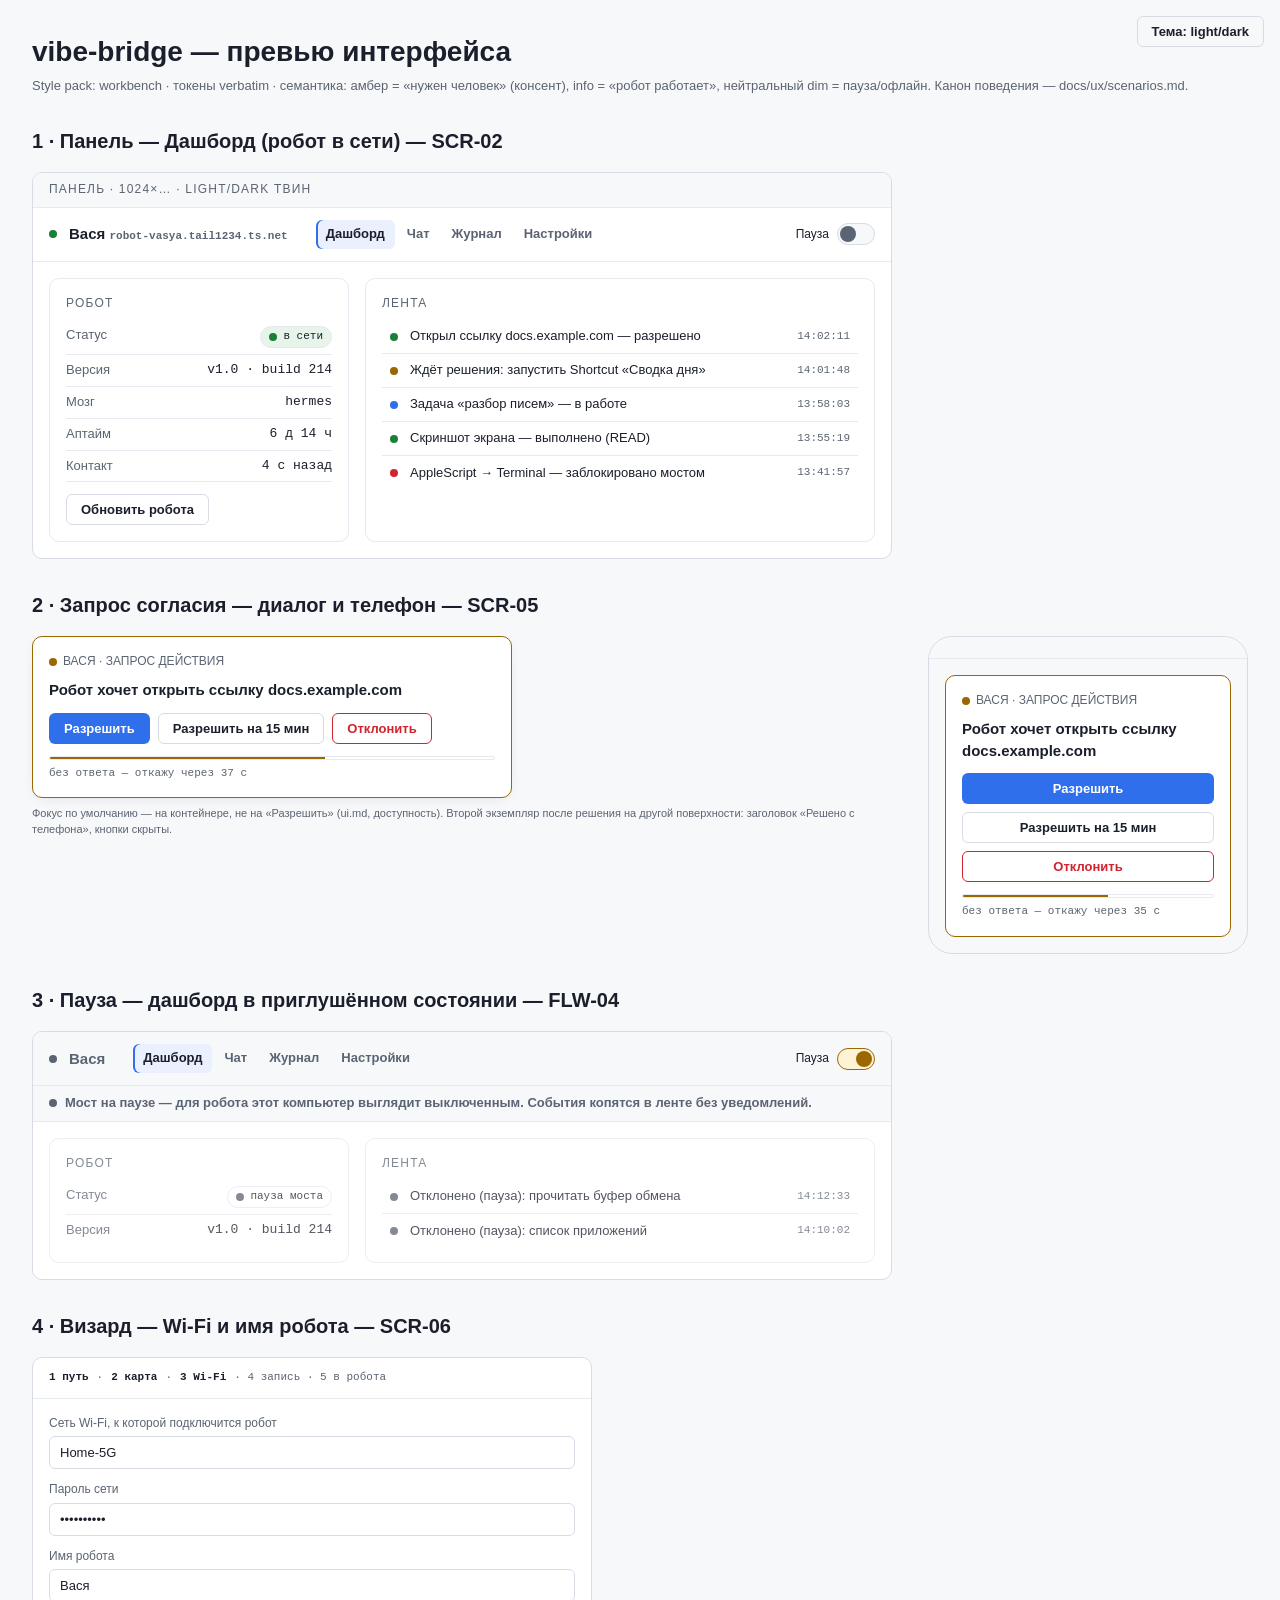
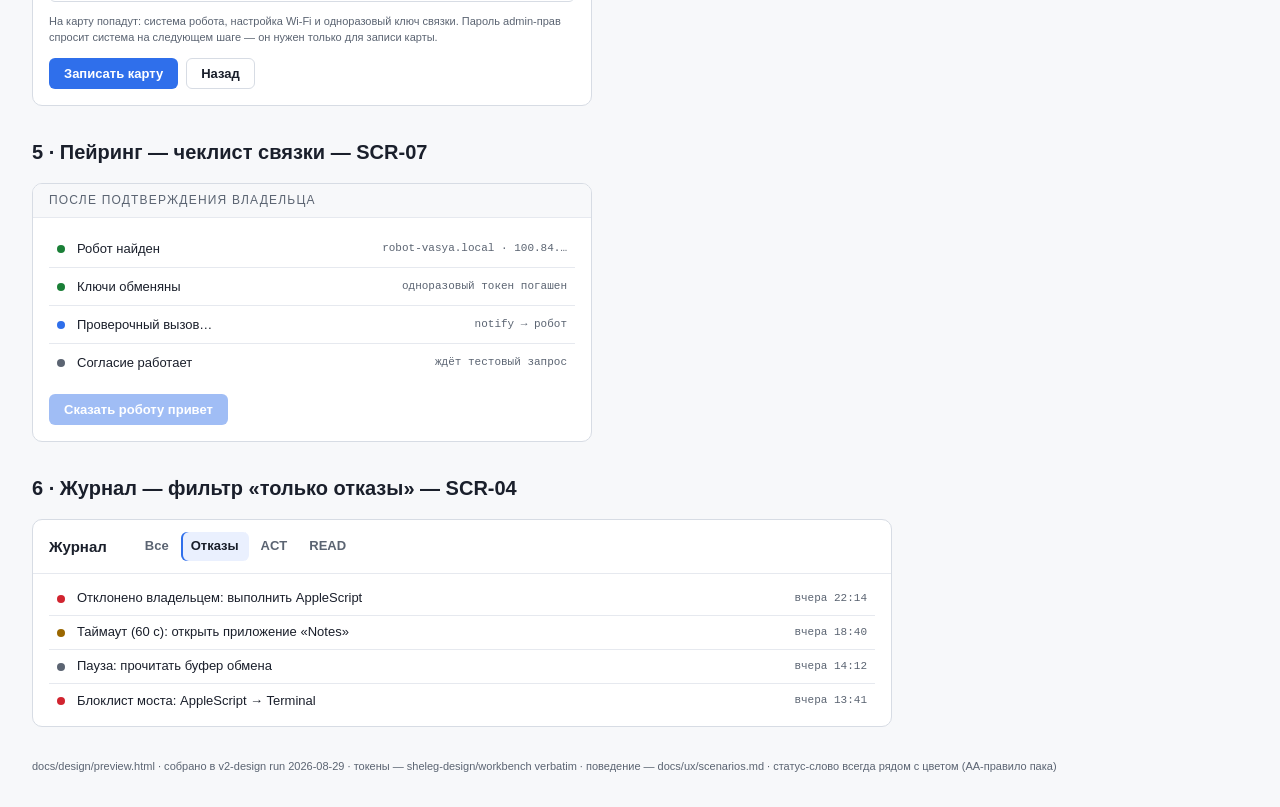
<file: docs/design/preview.html>
<!doctype html>
<html lang="ru">
<head>
<meta charset="utf-8">
<meta name="viewport" content="width=device-width, initial-scale=1">
<title>vibe-bridge — UI preview (workbench)</title>
<style>
/* SHELEG Design — Workbench token layer (copied verbatim; consume only var(--…)) */
:root {
  --bg:#f7f8fa; --panel:#ffffff; --panel-2:#f7f8fa; --ink:#1a1f2b; --muted:#5b6472;
  --border:#e6e9ef; --border-strong:#d7dce4;
  --accent:#2f6feb; --accent-weak:#eaf0fe; --accent-ink:#ffffff;
  --ok:#1a7f37; --ok-weak:#e6f4ea; --warn:#9a6700; --warn-weak:#fff3d6;
  --danger:#d1242f; --danger-weak:#fde8e9; --info:#2f6feb; --info-weak:#eaf0fe;
  --r-control:6px; --r-card:10px; --r-pill:999px;
  --shadow-1:0 4px 16px -8px rgba(26,31,43,.18);
  --motion-ease:cubic-bezier(.2,0,0,1); --dur-state:.18s; --dur-hover:.12s;
  --font-ui:-apple-system,"SF Pro","Segoe UI",sans-serif;
  --font-data:ui-monospace,"SF Mono",Menlo,monospace;
  --t-chip:11px; --t-label:12px; --t-body:13px; --t-card:15px; --t-section:20px; --t-page:28px;
  --space-1:4px; --space-2:8px; --space-3:12px; --space-4:16px; --space-5:24px; --space-6:32px;
  background-color:var(--bg); color:var(--ink); color-scheme:light;
}
:root[data-theme="dark"]{
  color-scheme:dark;
  --bg:#0f1218; --panel:#161b24; --panel-2:#1b212c; --ink:#e8ecf3; --muted:#8a93a6;
  --border:#232a36; --border-strong:#2c3441;
  --accent:#4b8bff; --accent-weak:#1b2740; --accent-ink:#0f1218;
  --ok:#3fb960; --ok-weak:#12281a; --warn:#d9a93f; --warn-weak:#2b2210;
  --danger:#e5534b; --danger-weak:#2d1517; --info:#4b8bff; --info-weak:#1b2740;
}
@media (prefers-reduced-motion: reduce){ :root{ --dur-state:0s; --dur-hover:0s; } }

*{box-sizing:border-box; margin:0}
body{font-family:var(--font-ui); font-size:var(--t-body); background:var(--bg); color:var(--ink); padding:var(--space-6); line-height:1.45}
h1{font-size:var(--t-page); font-weight:700; text-wrap:balance}
h2{font-size:var(--t-section); font-weight:700; margin:var(--space-6) 0 var(--space-3)}
.sub{color:var(--muted); margin-top:var(--space-1)}
.board{display:grid; gap:var(--space-5); margin-top:var(--space-4)}
.frame{border:1px solid var(--border-strong); border-radius:var(--r-card); overflow:hidden; background:var(--panel); max-width:860px}
.frame-cap{font-size:var(--t-label); text-transform:uppercase; letter-spacing:.1em; color:var(--muted); padding:var(--space-2) var(--space-4); border-bottom:1px solid var(--border); background:var(--panel-2)}
.mono{font-family:var(--font-data); font-variant-numeric:tabular-nums}
.chip{display:inline-flex; align-items:center; gap:6px; font-family:var(--font-data); font-size:var(--t-chip); border:1px solid var(--border); border-radius:var(--r-pill); padding:2px 8px; color:var(--ink)}
.dot{width:8px; height:8px; border-radius:50%; flex:none}
.dot.ok{background:var(--ok)} .dot.info{background:var(--info)} .dot.warn{background:var(--warn)} .dot.danger{background:var(--danger)} .dot.muted{background:var(--muted)}
.chip.okc{background:var(--ok-weak)} .chip.warnc{background:var(--warn-weak)} .chip.dangerc{background:var(--danger-weak)} .chip.infoc{background:var(--info-weak)}
.btn{font:600 var(--t-body) var(--font-ui); border-radius:var(--r-control); padding:7px 14px; border:1px solid transparent; cursor:pointer; transition:background var(--dur-hover) var(--motion-ease), border-color var(--dur-hover) var(--motion-ease)}
.btn:focus-visible{outline:2px solid var(--accent); outline-offset:2px}
.btn.primary{background:var(--accent); color:var(--accent-ink)}
.btn.ghost{background:transparent; border-color:var(--border-strong); color:var(--ink)}
.btn.ghost:hover{background:var(--panel-2)}
.btn.dangerous{background:transparent; border-color:var(--danger); color:var(--danger)}
.btn[disabled]{opacity:.45; cursor:not-allowed}
.toolbar{position:fixed; top:16px; right:16px; display:flex; gap:8px}
/* panel chrome */
.appbar{display:flex; align-items:center; gap:var(--space-3); padding:var(--space-3) var(--space-4); border-bottom:1px solid var(--border)}
.appbar .name{font-size:var(--t-card); font-weight:600}
.tabs{display:flex; gap:2px; margin-left:var(--space-4)}
.tab{padding:5px 10px; border-radius:var(--r-control); color:var(--muted); font-weight:600}
.tab.active{background:var(--accent-weak); color:var(--ink); box-shadow:inset 2px 0 0 var(--accent)}
.pause{margin-left:auto; display:flex; align-items:center; gap:8px; font-size:var(--t-label)}
.switch{width:38px; height:22px; border-radius:var(--r-pill); background:var(--panel-2); border:1px solid var(--border-strong); position:relative; transition:background var(--dur-state) var(--motion-ease)}
.switch::after{content:""; position:absolute; top:2px; left:2px; width:16px; height:16px; border-radius:50%; background:var(--muted); transition:left var(--dur-state) var(--motion-ease)}
.switch.on{background:var(--warn-weak); border-color:var(--warn)}
.switch.on::after{left:18px; background:var(--warn)}
.body2{display:grid; grid-template-columns:300px 1fr; gap:var(--space-4); padding:var(--space-4)}
.card{background:var(--panel); border:1px solid var(--border); border-radius:var(--r-card); padding:var(--space-4)}
.card .cap{font-size:var(--t-label); text-transform:uppercase; letter-spacing:.1em; color:var(--muted); margin-bottom:var(--space-2)}
.stat{font-size:22px; font-weight:600}
.kv{display:flex; justify-content:space-between; padding:6px 0; border-bottom:1px solid var(--border); font-size:var(--t-body)}
.kv:last-child{border-bottom:0}
.kv .k{color:var(--muted)} .kv .v{font-family:var(--font-data)}
.feed{display:flex; flex-direction:column}
.row{display:flex; align-items:center; gap:var(--space-3); min-height:34px; padding:0 var(--space-2); border-bottom:1px solid var(--border); transition:background var(--dur-hover) var(--motion-ease)}
.row:hover{background:var(--panel-2)}
.row:last-child{border-bottom:0}
.row .t{margin-left:auto; color:var(--muted); font-family:var(--font-data); font-size:var(--t-chip)}
.banner{display:flex; gap:var(--space-2); align-items:center; padding:var(--space-2) var(--space-4); font-weight:600; border-bottom:1px solid var(--border)}
.banner.pausedb{background:var(--panel-2); color:var(--muted)}
/* consent */
.consent{max-width:480px; border:1px solid var(--warn); border-radius:var(--r-card); background:var(--panel); box-shadow:var(--shadow-1); padding:var(--space-4)}
.consent .who{font-size:var(--t-label); color:var(--muted); display:flex; gap:6px; align-items:center; margin-bottom:var(--space-2)}
.consent .line{font-size:var(--t-card); font-weight:600; margin-bottom:var(--space-3)}
.consent .actions{display:flex; gap:var(--space-2)}
.timer{height:4px; border:1px solid var(--border); border-radius:var(--r-pill); margin-top:var(--space-3); overflow:hidden}
.timer i{display:block; height:100%; width:62%; background:var(--warn)}
.consent .left{font-family:var(--font-data); font-size:var(--t-chip); color:var(--muted); margin-top:6px}
/* checklist */
.check{display:flex; flex-direction:column; gap:0}
.check .row{min-height:38px}
.check .fact{margin-left:auto; font-family:var(--font-data); font-size:var(--t-chip); color:var(--muted)}
/* wizard */
.wiz{max-width:560px}
.steps{display:flex; gap:var(--space-2); padding:var(--space-3) var(--space-4); border-bottom:1px solid var(--border); font-size:var(--t-chip); font-family:var(--font-data); color:var(--muted)}
.steps b{color:var(--ink)}
.field{margin-bottom:var(--space-3)}
.field label{display:block; font-size:var(--t-label); color:var(--muted); margin-bottom:4px}
.field input{width:100%; font:400 var(--t-body) var(--font-ui); color:var(--ink); background:var(--panel); border:1px solid var(--border-strong); border-radius:var(--r-control); padding:8px 10px}
.field input:focus-visible{outline:2px solid var(--accent); outline-offset:1px}
.note{font-size:var(--t-chip); color:var(--muted)}
/* phone */
.phone{width:320px; border:1px solid var(--border-strong); border-radius:24px; overflow:hidden; background:var(--bg)}
.phone .statusbar{height:22px; background:var(--panel-2); border-bottom:1px solid var(--border)}
.phone .content{padding:var(--space-4)}
.grid2{display:grid; grid-template-columns:1fr auto; gap:var(--space-5); align-items:start}
@media (max-width:900px){ .body2{grid-template-columns:1fr} .grid2{grid-template-columns:1fr} }
</style>
</head>
<body>
<div class="toolbar">
  <button class="btn ghost" onclick="const r=document.documentElement; r.dataset.theme = r.dataset.theme==='dark'?'':'dark'">Тема: light/dark</button>
</div>

<h1>vibe-bridge — превью интерфейса</h1>
<p class="sub">Style pack: workbench · токены verbatim · семантика: амбер = «нужен человек» (консент), info = «робот работает», нейтральный dim = пауза/офлайн. Канон поведения — docs/ux/scenarios.md.</p>

<h2>1 · Панель — Дашборд (робот в сети) — SCR-02</h2>
<div class="board"><div class="frame">
  <div class="frame-cap">панель · 1024×… · light/dark твин</div>
  <div class="appbar">
    <span class="dot ok" title="в сети"></span><span class="name">Вася <span class="mono" style="color:var(--muted);font-size:var(--t-chip)">robot-vasya.tail1234.ts.net</span></span>
    <nav class="tabs"><span class="tab active">Дашборд</span><span class="tab">Чат</span><span class="tab">Журнал</span><span class="tab">Настройки</span></nav>
    <span class="pause">Пауза <span class="switch" role="switch" aria-checked="false"></span></span>
  </div>
  <div class="body2">
    <div class="card">
      <div class="cap">Робот</div>
      <div class="kv"><span class="k">Статус</span><span class="v"><span class="chip okc"><span class="dot ok"></span>в сети</span></span></div>
      <div class="kv"><span class="k">Версия</span><span class="v">v1.0 · build 214</span></div>
      <div class="kv"><span class="k">Мозг</span><span class="v">hermes</span></div>
      <div class="kv"><span class="k">Аптайм</span><span class="v">6 д 14 ч</span></div>
      <div class="kv"><span class="k">Контакт</span><span class="v">4 с назад</span></div>
      <div style="margin-top:var(--space-3)"><button class="btn ghost">Обновить робота</button></div>
    </div>
    <div class="card" style="padding:var(--space-2) var(--space-4)">
      <div class="cap" style="padding-top:var(--space-2)">Лента</div>
      <div class="feed">
        <div class="row"><span class="dot ok"></span>Открыл ссылку docs.example.com — разрешено<span class="t">14:02:11</span></div>
        <div class="row"><span class="dot warn"></span>Ждёт решения: запустить Shortcut «Сводка дня»<span class="t">14:01:48</span></div>
        <div class="row"><span class="dot info"></span>Задача «разбор писем» — в работе<span class="t">13:58:03</span></div>
        <div class="row"><span class="dot ok"></span>Скриншот экрана — выполнено (READ)<span class="t">13:55:19</span></div>
        <div class="row"><span class="dot danger"></span>AppleScript → Terminal — заблокировано мостом<span class="t">13:41:57</span></div>
      </div>
    </div>
  </div>
</div></div>

<h2>2 · Запрос согласия — диалог и телефон — SCR-05</h2>
<div class="board"><div class="grid2">
  <div>
    <div class="consent" role="alertdialog" aria-label="Запрос согласия">
      <div class="who"><span class="dot warn"></span>ВАСЯ · ЗАПРОС ДЕЙСТВИЯ</div>
      <div class="line">Робот хочет открыть ссылку docs.example.com</div>
      <div class="actions">
        <button class="btn primary">Разрешить</button>
        <button class="btn ghost">Разрешить на 15 мин</button>
        <button class="btn dangerous">Отклонить</button>
      </div>
      <div class="timer"><i></i></div>
      <div class="left">без ответа — откажу через 37 с</div>
    </div>
    <p class="note" style="margin-top:var(--space-2)">Фокус по умолчанию — на контейнере, не на «Разрешить» (ui.md, доступность). Второй экземпляр после решения на другой поверхности: заголовок «Решено с телефона», кнопки скрыты.</p>
  </div>
  <div class="phone">
    <div class="statusbar"></div>
    <div class="content">
      <div class="consent" style="max-width:none; box-shadow:none">
        <div class="who"><span class="dot warn"></span>ВАСЯ · ЗАПРОС ДЕЙСТВИЯ</div>
        <div class="line">Робот хочет открыть ссылку docs.example.com</div>
        <div class="actions" style="flex-direction:column">
          <button class="btn primary">Разрешить</button>
          <button class="btn ghost">Разрешить на 15 мин</button>
          <button class="btn dangerous">Отклонить</button>
        </div>
        <div class="timer"><i style="width:58%"></i></div>
        <div class="left">без ответа — откажу через 35 с</div>
      </div>
    </div>
  </div>
</div></div>

<h2>3 · Пауза — дашборд в приглушённом состоянии — FLW-04</h2>
<div class="board"><div class="frame">
  <div class="appbar" style="background:var(--panel-2)">
    <span class="dot muted"></span><span class="name" style="color:var(--muted)">Вася</span>
    <nav class="tabs"><span class="tab active">Дашборд</span><span class="tab">Чат</span><span class="tab">Журнал</span><span class="tab">Настройки</span></nav>
    <span class="pause">Пауза <span class="switch on" role="switch" aria-checked="true"></span></span>
  </div>
  <div class="banner pausedb"><span class="dot muted"></span>Мост на паузе — для робота этот компьютер выглядит выключенным. События копятся в ленте без уведомлений.</div>
  <div class="body2" style="opacity:.75">
    <div class="card"><div class="cap">Робот</div>
      <div class="kv"><span class="k">Статус</span><span class="v"><span class="chip"><span class="dot muted"></span>пауза моста</span></span></div>
      <div class="kv"><span class="k">Версия</span><span class="v">v1.0 · build 214</span></div>
    </div>
    <div class="card" style="padding:var(--space-2) var(--space-4)"><div class="cap" style="padding-top:var(--space-2)">Лента</div>
      <div class="feed">
        <div class="row"><span class="dot muted"></span>Отклонено (пауза): прочитать буфер обмена<span class="t">14:12:33</span></div>
        <div class="row"><span class="dot muted"></span>Отклонено (пауза): список приложений<span class="t">14:10:02</span></div>
      </div>
    </div>
  </div>
</div></div>

<h2>4 · Визард — Wi-Fi и имя робота — SCR-06</h2>
<div class="board"><div class="frame wiz">
  <div class="steps"><b>1 путь</b> · <b>2 карта</b> · <b>3 Wi-Fi</b> · 4 запись · 5 в робота</div>
  <div style="padding:var(--space-4)">
    <div class="field"><label>Сеть Wi-Fi, к которой подключится робот</label><input value="Home-5G"></div>
    <div class="field"><label>Пароль сети</label><input type="password" value="••••••••••"></div>
    <div class="field"><label>Имя робота</label><input value="Вася"></div>
    <p class="note">На карту попадут: система робота, настройка Wi-Fi и одноразовый ключ связки. Пароль admin-прав спросит система на следующем шаге — он нужен только для записи карты.</p>
    <div style="margin-top:var(--space-3); display:flex; gap:var(--space-2)">
      <button class="btn primary">Записать карту</button>
      <button class="btn ghost">Назад</button>
    </div>
  </div>
</div></div>

<h2>5 · Пейринг — чеклист связки — SCR-07</h2>
<div class="board"><div class="frame" style="max-width:560px">
  <div class="frame-cap">после подтверждения владельца</div>
  <div style="padding:var(--space-3) var(--space-4)" class="check feed">
    <div class="row"><span class="dot ok"></span>Робот найден<span class="fact">robot-vasya.local · 100.84.…</span></div>
    <div class="row"><span class="dot ok"></span>Ключи обменяны<span class="fact">одноразовый токен погашен</span></div>
    <div class="row"><span class="dot info"></span>Проверочный вызов…<span class="fact">notify → робот</span></div>
    <div class="row"><span class="dot muted"></span>Согласие работает<span class="fact">ждёт тестовый запрос</span></div>
  </div>
  <div style="padding:0 var(--space-4) var(--space-4)"><button class="btn primary" disabled title="после зелёного чеклиста">Сказать роботу привет</button></div>
</div></div>

<h2>6 · Журнал — фильтр «только отказы» — SCR-04</h2>
<div class="board"><div class="frame">
  <div class="appbar"><span class="name">Журнал</span>
    <div class="tabs"><span class="tab">Все</span><span class="tab active">Отказы</span><span class="tab">ACT</span><span class="tab">READ</span></div>
  </div>
  <div style="padding:var(--space-2) var(--space-4)" class="feed">
    <div class="row"><span class="dot danger"></span>Отклонено владельцем: выполнить AppleScript<span class="t">вчера 22:14</span></div>
    <div class="row"><span class="dot warn"></span>Таймаут (60 с): открыть приложение «Notes»<span class="t">вчера 18:40</span></div>
    <div class="row"><span class="dot muted"></span>Пауза: прочитать буфер обмена<span class="t">вчера 14:12</span></div>
    <div class="row"><span class="dot danger"></span>Блоклист моста: AppleScript → Terminal<span class="t">вчера 13:41</span></div>
  </div>
</div></div>

<p class="note" style="margin-top:var(--space-6)">docs/design/preview.html · собрано в v2-design run 2026-08-29 · токены — sheleg-design/workbench verbatim · поведение — docs/ux/scenarios.md · статус-слово всегда рядом с цветом (AA-правило пака)</p>
</body>
</html>
</file>
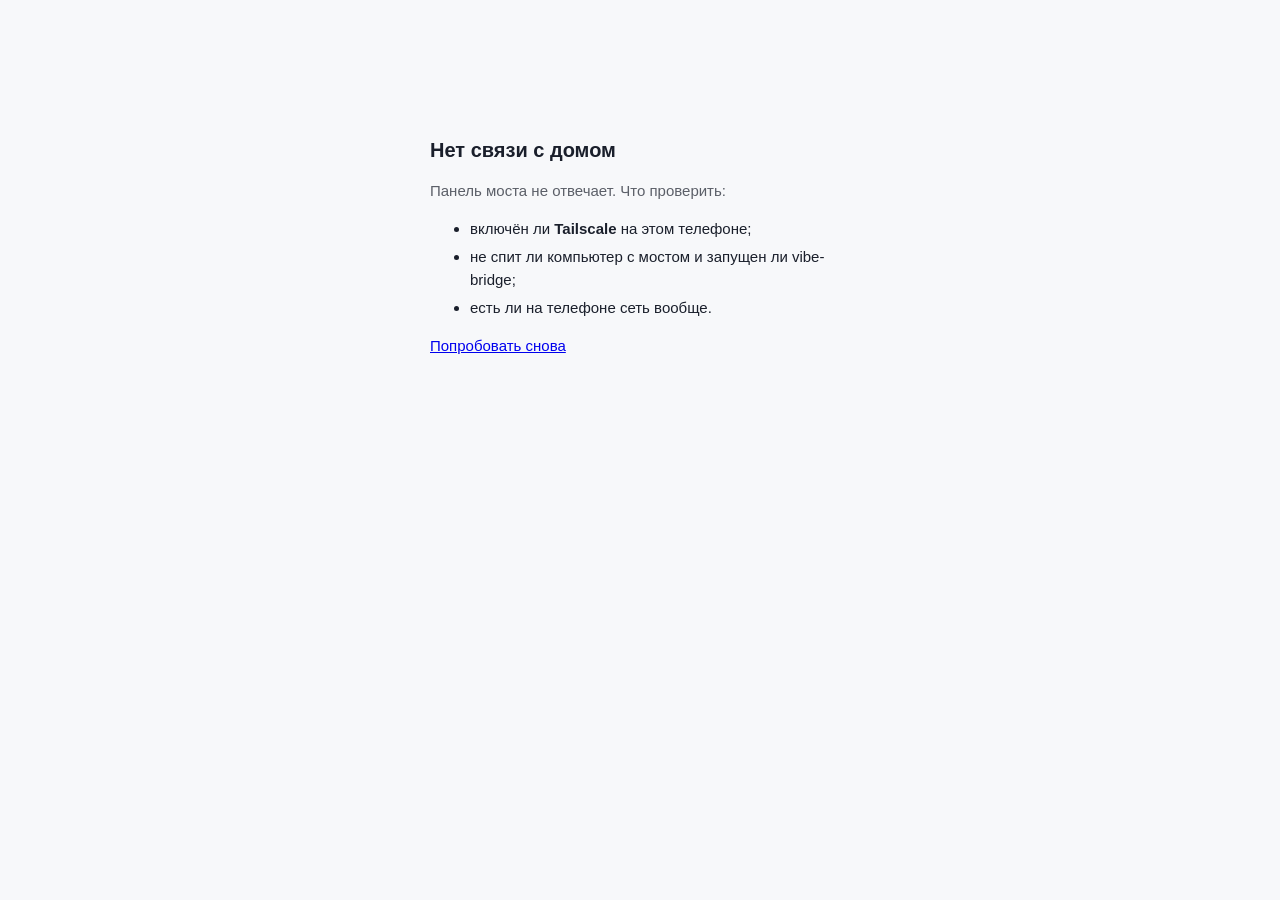
<file: macbridge/webui/offline.html>
<!doctype html>
<html lang="ru">
<head><meta charset="utf-8"><meta name="viewport" content="width=device-width, initial-scale=1">
<title>vibe-bridge — нет связи</title>
<style>
:root{color-scheme:light dark}
body{font:15px/1.5 -apple-system,"SF Pro","Segoe UI",sans-serif;max-width:420px;
margin:15vh auto;padding:0 24px;color:#1a1f2b;background:#f7f8fa}
@media (prefers-color-scheme: dark){body{color:#e8ecf3;background:#0f1218}}
h1{font-size:20px;margin-bottom:8px}
li{margin:6px 0}
.mut{opacity:.7}
</style></head>
<body>
<h1>Нет связи с домом</h1>
<p class="mut">Панель моста не отвечает. Что проверить:</p>
<ul>
  <li>включён ли <b>Tailscale</b> на этом телефоне;</li>
  <li>не спит ли компьютер с мостом и запущен ли vibe-bridge;</li>
  <li>есть ли на телефоне сеть вообще.</li>
</ul>
<p><a href="/">Попробовать снова</a></p>
</body></html>
</file>
